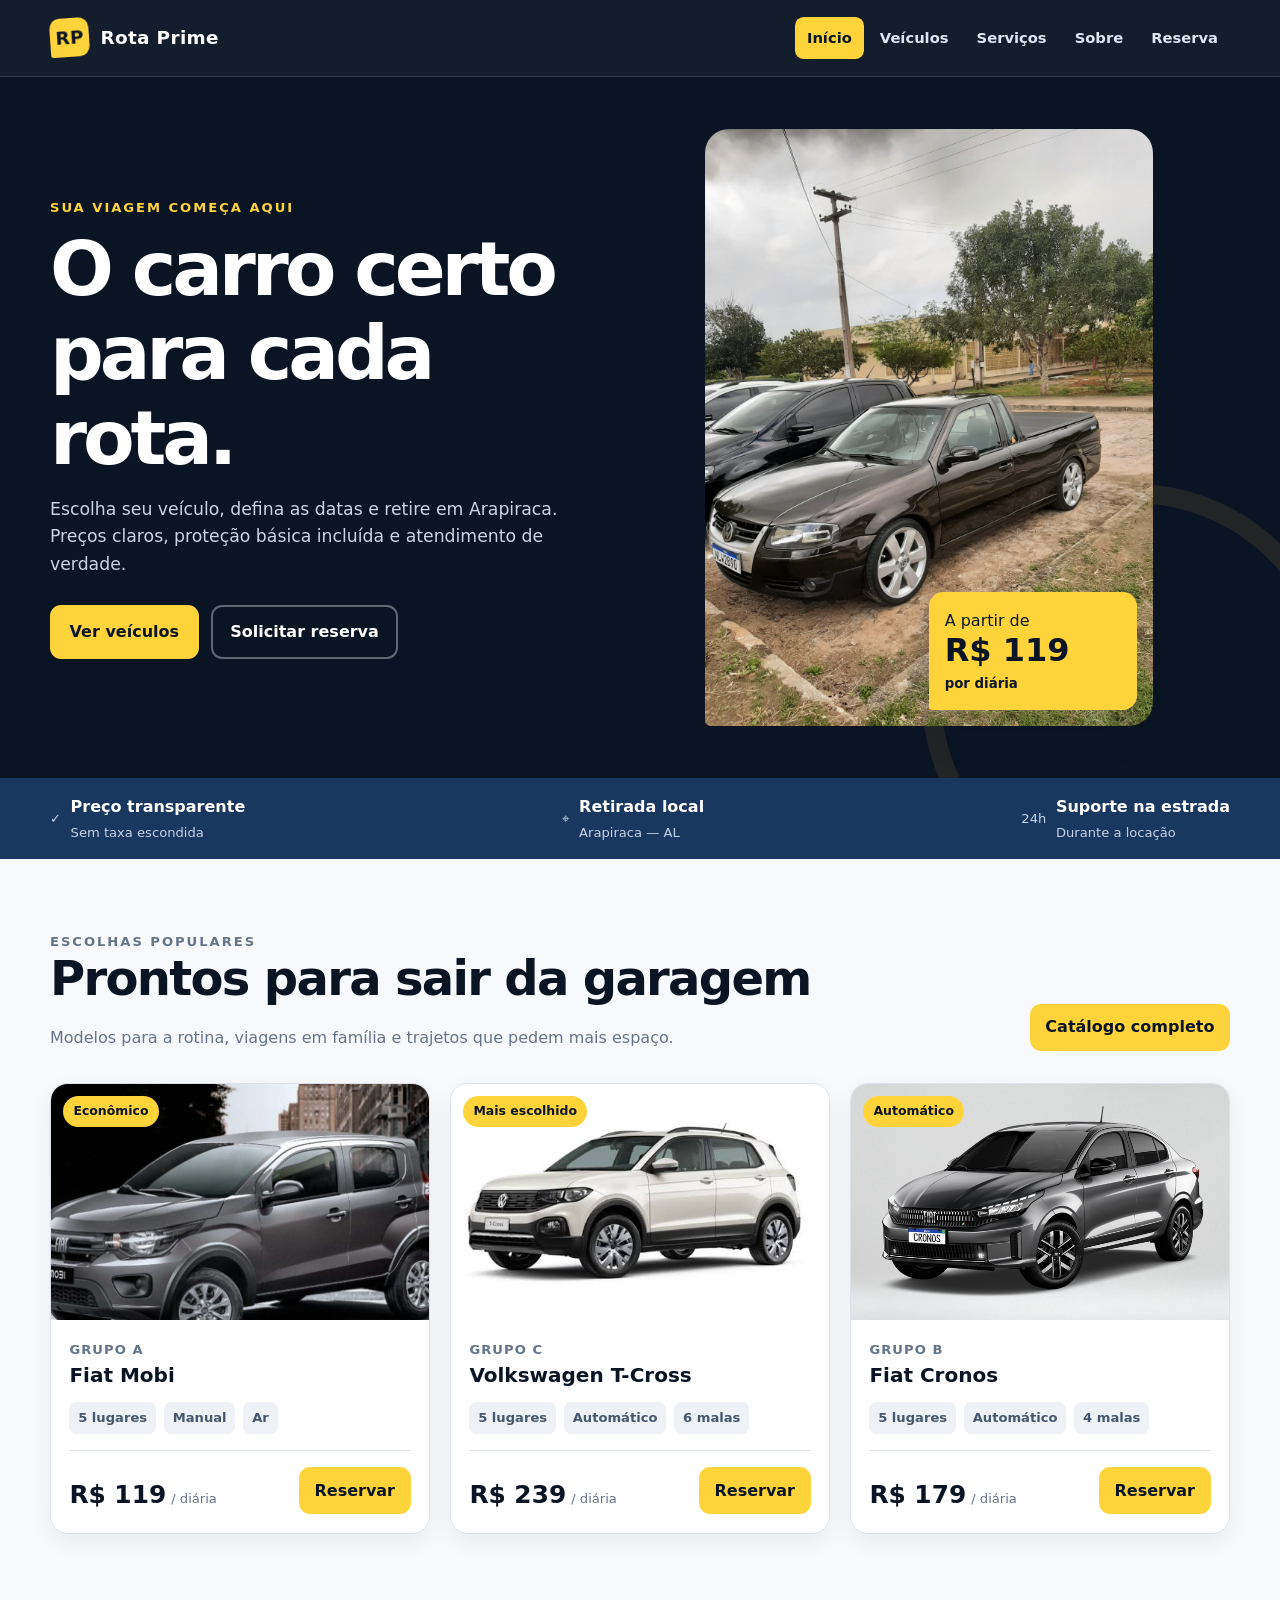
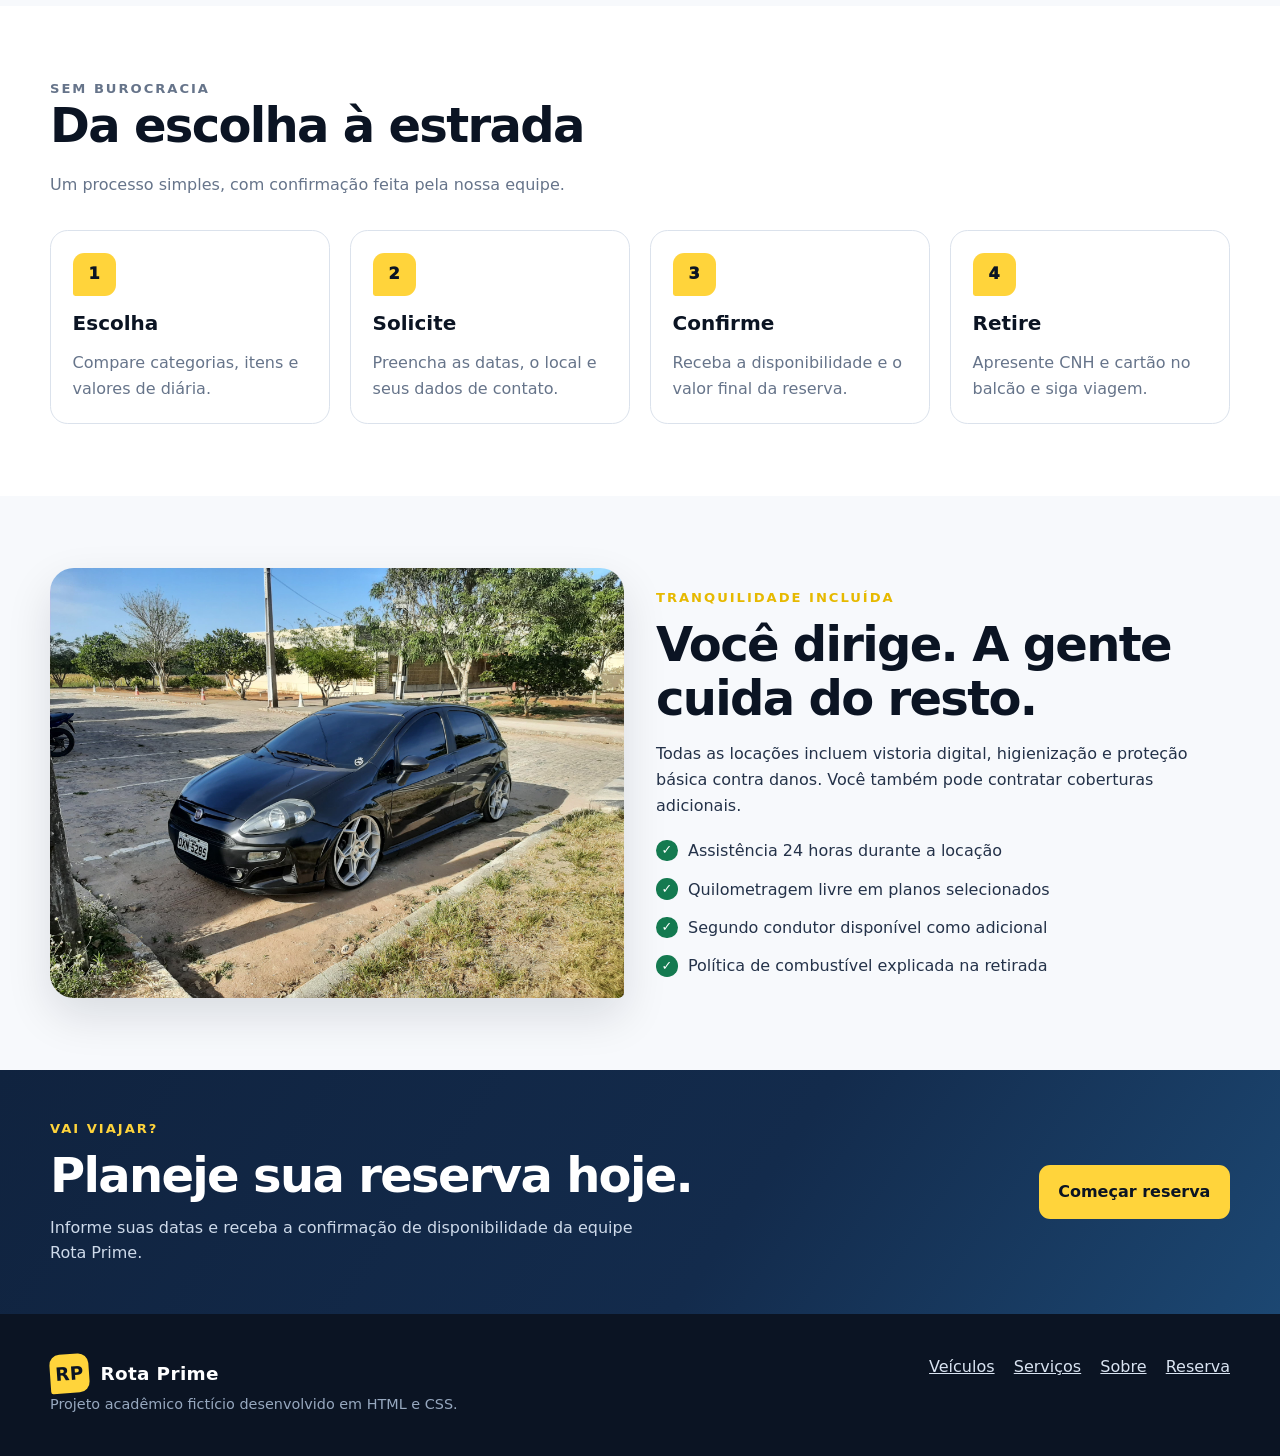
<file: index.html>
<!DOCTYPE html>
<html lang="pt-BR">
<head>
  <meta charset="UTF-8">
  <meta name="viewport" content="width=device-width, initial-scale=1.0">
  <meta name="description" content="Rota Prime: aluguel de carros em Arapiraca com diária clara e reserva simples.">
  <title>Rota Prime | Aluguel de carros sem complicação</title>
  <link rel="icon" href="data:image/svg+xml,%3Csvg xmlns='http://www.w3.org/2000/svg' viewBox='0 0 64 64'%3E%3Crect width='64' height='64' rx='14' fill='%23ffd43b'/%3E%3Cpath d='M13 39h38l-4-13a6 6 0 0 0-6-4H23a6 6 0 0 0-6 4l-4 13Zm4 0v7m30-7v7M21 32h22' fill='none' stroke='%230b1423' stroke-width='5' stroke-linecap='round' stroke-linejoin='round'/%3E%3C/svg%3E">
  <link rel="stylesheet" href="assets/css/style.css">
</head>
<body>
  <a class="pular-navegacao" href="#conteudo">Pular para o conteúdo</a>
  <header class="topo-site">
    <div class="container cabecalho-interno">
      <a class="marca" href="index.html" aria-label="Rota Prime — página inicial"><span class="logo-marca" aria-hidden="true">RP</span> Rota Prime</a>
      <nav class="navegacao-principal" aria-label="Navegação principal">
        <a href="index.html" aria-current="page">Início</a>
        <a href="pages/catalogo.html">Veículos</a>
        <a href="pages/servicos.html">Serviços</a>
        <a href="pages/sobre.html">Sobre</a>
        <a href="pages/reserva.html">Reserva</a>
      </nav>
    </div>
  </header>

  <main id="conteudo">
    <section class="destaque" aria-labelledby="titulo-principal">
      <div class="container grade-destaque">
        <div class="texto-destaque">
          <p class="subtitulo-topo">Sua viagem começa aqui</p>
          <h1 id="titulo-principal">O carro certo para cada rota.</h1>
          <p>Escolha seu veículo, defina as datas e retire em Arapiraca. Preços claros, proteção básica incluída e atendimento de verdade.</p>
          <div class="acoes-destaque">
            <a class="botao" href="pages/catalogo.html">Ver veículos</a>
            <a class="botao botao-contorno" href="pages/reserva.html">Solicitar reserva</a>
          </div>
        </div>
        <div class="visual-destaque">
          <img src="assets/images/saveiro2.jpeg" alt="Carro utilitário esportivo prata estacionado em uma estrada">
          <div class="etiqueta-preço"><span>A partir de</span><strong>R$ 119</strong><small>por diária</small></div>
        </div>
      </div>
    </section>

    <section class="barra-confianca" aria-label="Vantagens da locadora">
      <div class="container linha-confianca">
        <div class="item-confianca"><span class="icone-confianca" aria-hidden="true">✓</span><strong>Preço transparente</strong><span>Sem taxa escondida</span></div>
        <div class="item-confianca"><span class="icone-confianca" aria-hidden="true">⌖</span><strong>Retirada local</strong><span>Arapiraca — AL</span></div>
        <div class="item-confianca"><span class="icone-confianca" aria-hidden="true">24h</span><strong>Suporte na estrada</strong><span>Durante a locação</span></div>
      </div>
    </section>

    <section class="secao" aria-labelledby="destaques-titulo">
      <div class="container">
        <div class="cabecalho-secao">
          <div><p class="subtitulo-topo">Escolhas populares</p><h2 id="destaques-titulo">Prontos para sair da garagem</h2></div>
          <p>Modelos para a rotina, viagens em família e trajetos que pedem mais espaço.</p>
          <a class="botao botao-pequeno" href="pages/catalogo.html">Catálogo completo</a>
        </div>
        <div class="grade-cartoes">
          <article class="cartao-veiculo">
            <div class="imagem-veiculo"><img src="assets/images/fiat%20mobi.jpg" alt="Fiat Mobi branco em estrada urbana"><span class="selo">Econômico</span></div>
            <div class="conteudo-veiculo"><p class="destaque-veiculo">Grupo A</p><h3>Fiat Mobi</h3><ul class="lista-especificacoes"><li>5 lugares</li><li>Manual</li><li>Ar</li></ul><div class="linha-preco"><div class="preco-diario"><strong>R$ 119</strong> <span>/ diária</span></div><a class="botao botao-pequeno" href="pages/reserva.html">Reservar</a></div></div>
          </article>
          <article class="cartao-veiculo">
            <div class="imagem-veiculo"><img src="assets/images/tcross.jpg" alt="Volkswagen T-Cross em visual de SUV urbano"><span class="selo">Mais escolhido</span></div>
            <div class="conteudo-veiculo"><p class="destaque-veiculo">Grupo C</p><h3>Volkswagen T-Cross</h3><ul class="lista-especificacoes"><li>5 lugares</li><li>Automático</li><li>6 malas</li></ul><div class="linha-preco"><div class="preco-diario"><strong>R$ 239</strong> <span>/ diária</span></div><a class="botao botao-pequeno" href="pages/reserva.html">Reservar</a></div></div>
          </article>
          <article class="cartao-veiculo">
            <div class="imagem-veiculo"><img src="assets/images/Fiat%20Cronos.jpg" alt="Fiat Cronos sedan em estilo moderno"><span class="selo">Automático</span></div>
            <div class="conteudo-veiculo"><p class="destaque-veiculo">Grupo B</p><h3>Fiat Cronos</h3><ul class="lista-especificacoes"><li>5 lugares</li><li>Automático</li><li>4 malas</li></ul><div class="linha-preco"><div class="preco-diario"><strong>R$ 179</strong> <span>/ diária</span></div><a class="botao botao-pequeno" href="pages/reserva.html">Reservar</a></div></div>
          </article>
        </div>
      </div>
    </section>

    <section class="secao secao-branca" aria-labelledby="como-funciona">
      <div class="container">
        <div class="cabecalho-secao"><div><p class="subtitulo-topo">Sem burocracia</p><h2 id="como-funciona">Da escolha à estrada</h2></div><p>Um processo simples, com confirmação feita pela nossa equipe.</p></div>
        <div class="grade-passos">
          <article class="passo"><span class="numero-passo">1</span><h3>Escolha</h3><p>Compare categorias, itens e valores de diária.</p></article>
          <article class="passo"><span class="numero-passo">2</span><h3>Solicite</h3><p>Preencha as datas, o local e seus dados de contato.</p></article>
          <article class="passo"><span class="numero-passo">3</span><h3>Confirme</h3><p>Receba a disponibilidade e o valor final da reserva.</p></article>
          <article class="passo"><span class="numero-passo">4</span><h3>Retire</h3><p>Apresente CNH e cartão no balcão e siga viagem.</p></article>
        </div>
      </div>
    </section>

    <section class="secao" aria-labelledby="protecao-titulo">
      <div class="container divisao-recurso">
        <div class="imagem-recurso"><img src="assets/images/saveiro.jpeg" alt="Veículo prata em uma paisagem de viagem"></div>
        <div><p class="subtitulo-topo">Tranquilidade incluída</p><h2 id="protecao-titulo">Você dirige. A gente cuida do resto.</h2><p>Todas as locações incluem vistoria digital, higienização e proteção básica contra danos. Você também pode contratar coberturas adicionais.</p><ul class="lista-verificacao"><li>Assistência 24 horas durante a locação</li><li>Quilometragem livre em planos selecionados</li><li>Segundo condutor disponível como adicional</li><li>Política de combustível explicada na retirada</li></ul></div>
      </div>
    </section>

    <aside class="banner" aria-labelledby="chamada-reserva">
      <div class="container banner-interno"><div><p class="subtitulo-topo">Vai viajar?</p><h2 id="chamada-reserva" style="color: white;">Planeje sua reserva hoje.</h2><p>Informe suas datas e receba a confirmação de disponibilidade da equipe Rota Prime.</p></div><a class="botao" href="pages/reserva.html">Começar reserva</a></div>
    </aside>
  </main>

  <footer class="rodape-site"><div class="container rodape-interno"><div><a class="marca" href="index.html"><span class="logo-marca" aria-hidden="true">RP</span> Rota Prime</a><p class="nota-rodape">Projeto acadêmico fictício desenvolvido em HTML e CSS.</p></div><nav class="links-rodape" aria-label="Navegação do rodapé"><a href="pages/catalogo.html">Veículos</a><a href="pages/servicos.html">Serviços</a><a href="pages/sobre.html">Sobre</a><a href="pages/reserva.html">Reserva</a></nav></div></footer>
</body>
</html>
</file>
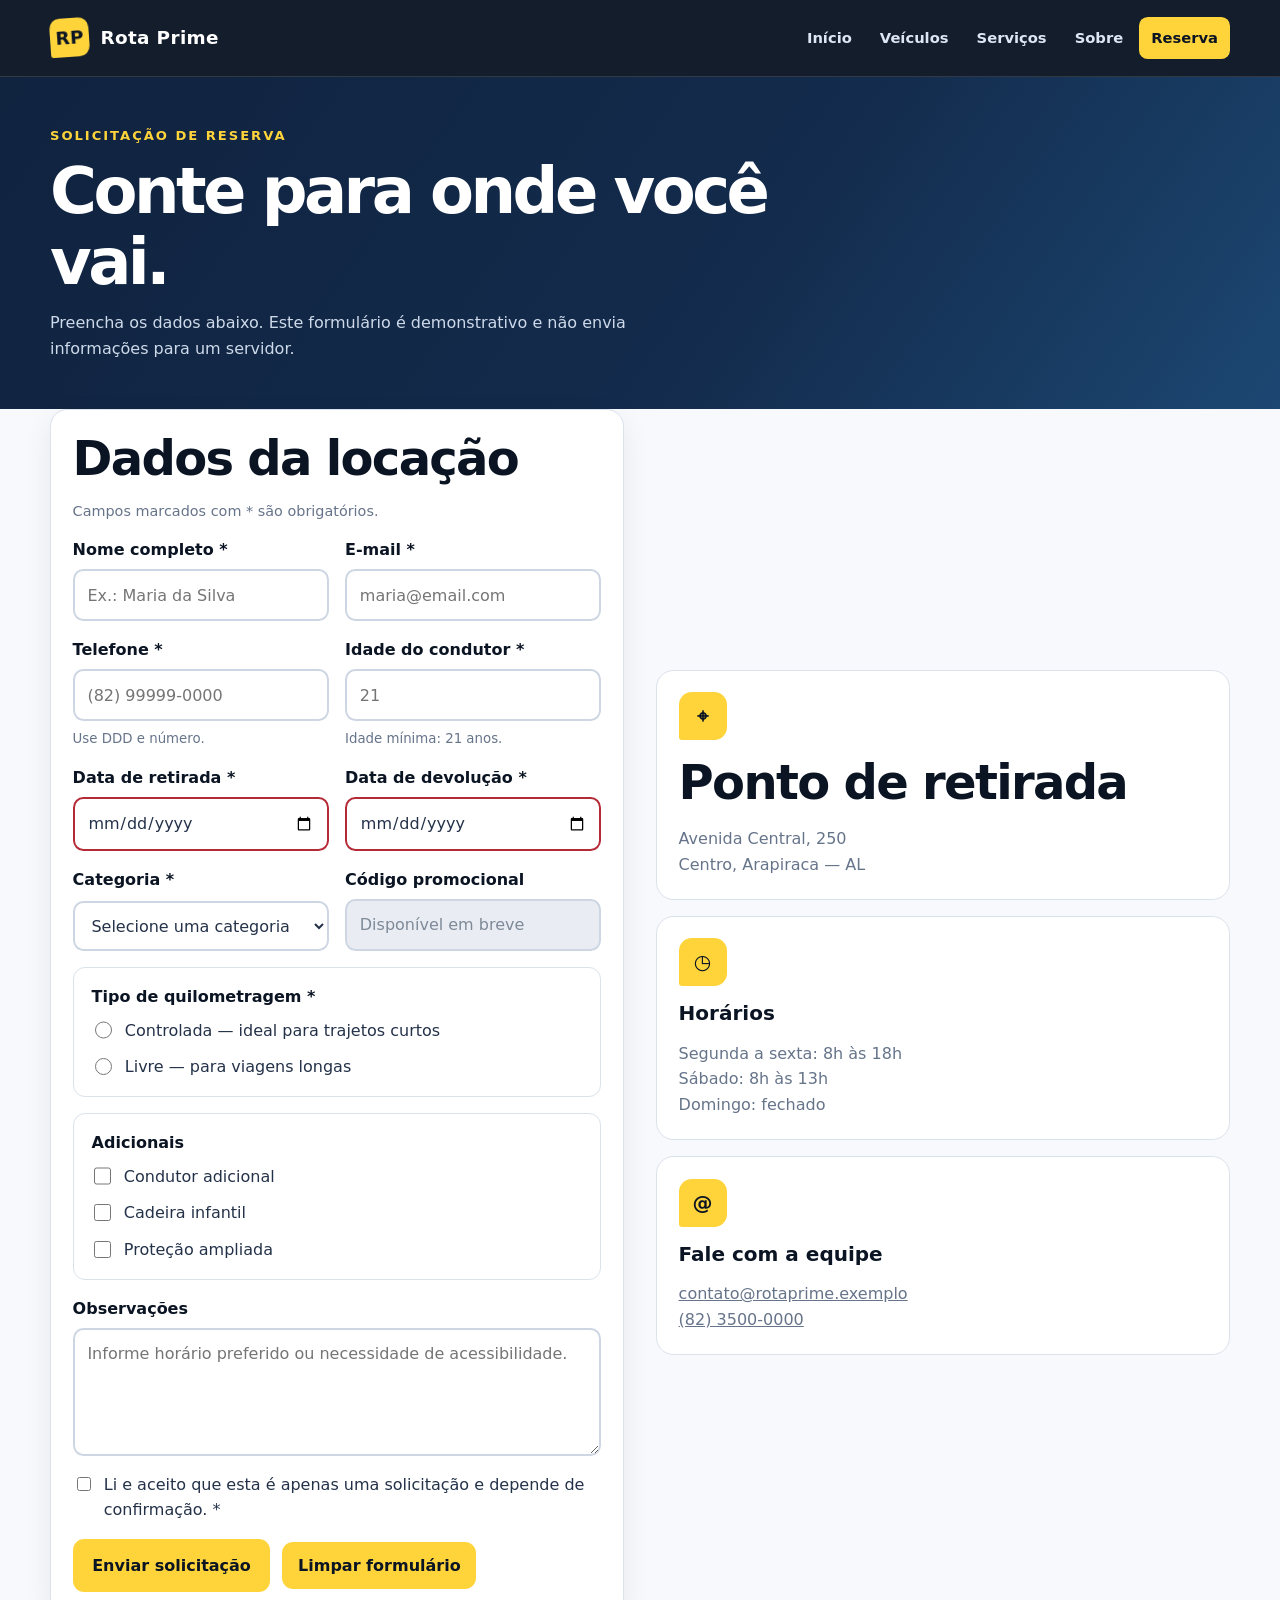
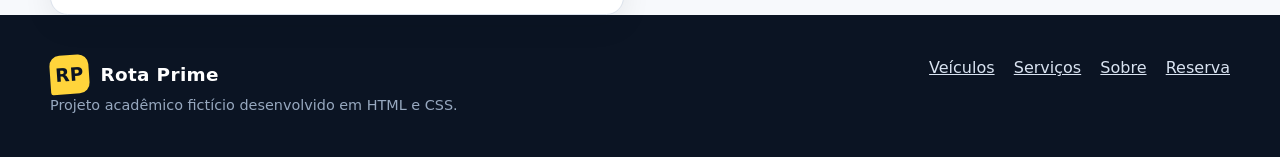
<file: reserva.html>
<!DOCTYPE html>
<html lang="pt-BR"><head><meta charset="UTF-8"><meta name="viewport" content="width=device-width, initial-scale=1.0"><meta name="description" content="Formulário de solicitação de reserva da locadora fictícia Rota Prime."><title>Reserva | Rota Prime</title><link rel="icon" href="data:image/svg+xml,%3Csvg xmlns='http://www.w3.org/2000/svg' viewBox='0 0 64 64'%3E%3Crect width='64' height='64' rx='14' fill='%23ffd43b'/%3E%3Cpath d='M13 39h38l-4-13a6 6 0 0 0-6-4H23a6 6 0 0 0-6 4l-4 13Zm4 0v7m30-7v7M21 32h22' fill='none' stroke='%230b1423' stroke-width='5' stroke-linecap='round'/%3E%3C/svg%3E"><link rel="stylesheet" href="css/style.css"></head>
<body><a class="pular-navegacao" href="#conteudo">Pular para o conteúdo</a><header class="topo-site"><div class="container cabecalho-interno"><a class="marca" href="index.html" aria-label="Rota Prime — página inicial"><span class="logo-marca" aria-hidden="true">RP</span> Rota Prime</a><nav class="navegacao-principal" aria-label="Navegação principal"><a href="index.html">Início</a><a href="catalogo.html">Veículos</a><a href="servicos.html">Serviços</a><a href="sobre.html">Sobre</a><a href="reserva.html" aria-current="page">Reserva</a></nav></div></header>
<main id="conteudo"><header class="banner"><div class="container banner-interno"><div><p class="subtitulo-topo">Solicitação de reserva</p><h1>Conte para onde você vai.</h1><p>Preencha os dados abaixo. Este formulário é demonstrativo e não envia informações para um servidor.</p></div></div></header>
<secao class="secao"><div class="container layout-formulario"><form class="painel" action="reserva.html" method="get"><h2>Dados da locação</h2><p class="nota-obrigatorio">Campos marcados com * são obrigatórios.</p><div class="grade-formulario">
<div class="campo"><label for="nome">Nome completo *</label><input id="nome" name="nome" type="text" minlength="3" maxlength="80" autocomplete="name" placeholder="Ex.: Maria da Silva" required></div>
<div class="campo"><label for="email">E-mail *</label><input id="email" name="email" type="email" autocomplete="email" placeholder="maria@email.com" required></div>
<div class="campo"><label for="telefone">Telefone *</label><input id="telefone" name="telefone" type="tel" inputmode="tel" pattern="[0-9 ()+-]{10,16}" placeholder="(82) 99999-0000" required><small>Use DDD e número.</small></div>
<div class="campo"><label for="idade">Idade do condutor *</label><input id="idade" name="idade" type="number" min="21" max="80" placeholder="21" required><small>Idade mínima: 21 anos.</small></div>
<div class="campo"><label for="retirada">Data de retirada *</label><input id="retirada" name="retirada" type="date" required></div>
<div class="campo"><label for="devolucao">Data de devolução *</label><input id="devolucao" name="devolucao" type="date" required></div>
<div class="campo"><label for="categoria">Categoria *</label><select id="categoria" name="categoria" required><option value="" disabled selected>Selecione uma categoria</option><option>Econômico — a partir de R$ 119</option><option>Sedan — a partir de R$ 179</option><option>SUV — a partir de R$ 229</option><option>Utilitário — a partir de R$ 249</option></select></div>
<div class="campo"><label for="cupom">Código promocional</label><input id="cupom" name="cupom" type="text" value="Disponível em breve" disabled></div>
<conjunto-campos class="conjunto-campos"><legend>Tipo de quilometragem *</legend><div class="lista-opcoes"><label class="opcao"><input type="radio" name="quilometragem" value="controlada" required> Controlada — ideal para trajetos curtos</label><label class="opcao"><input type="radio" name="quilometragem" value="livre"> Livre — para viagens longas</label></div></conjunto-campos>
<conjunto-campos class="conjunto-campos"><legend>Adicionais</legend><div class="lista-opcoes"><label class="opcao"><input type="checkbox" name="adicionais" value="condutor"> Condutor adicional</label><label class="opcao"><input type="checkbox" name="adicionais" value="cadeira"> Cadeira infantil</label><label class="opcao"><input type="checkbox" name="adicionais" value="protecao"> Proteção ampliada</label></div></conjunto-campos>
<div class="campo campo-full"><label for="mensagem">Observações</label><textarea id="mensagem" name="mensagem" maxlength="300" placeholder="Informe horário preferido ou necessidade de acessibilidade."></textarea></div>
<label class="opcao campo-full"><input type="checkbox" name="termos" required> Li e aceito que esta é apenas uma solicitação e depende de confirmação. *</label>
<div class="acoes-formulario"><botao class="botao" type="submit">Enviar solicitação</botao><botao class="botao botao-pequeno" type="reset">Limpar formulário</botao></div>
</div></form>
<aside class="pilha-contato" aria-labelledby="contato-titulo"><div class="cartao-contato"><span class="icone-contato" aria-hidden="true">⌖</span><h2 id="contato-titulo">Ponto de retirada</h2><p>Avenida Central, 250<br>Centro, Arapiraca — AL</p></div><div class="cartao-contato"><span class="icone-contato" aria-hidden="true">◷</span><h3>Horários</h3><p>Segunda a sexta: 8h às 18h<br>Sábado: 8h às 13h<br>Domingo: fechado</p></div><div class="cartao-contato"><span class="icone-contato" aria-hidden="true">@</span><h3>Fale com a equipe</h3><p><a href="mailto:contato@rotaprime.exemplo">contato@rotaprime.exemplo</a><br><a href="tel:+558235000000">(82) 3500-0000</a></p></div></aside>
</div></secao></main>
<footer class="rodape-site"><div class="container rodape-interno"><div><a class="marca" href="index.html"><span class="logo-marca" aria-hidden="true">RP</span> Rota Prime</a><p class="nota-rodape">Projeto acadêmico fictício desenvolvido em HTML e CSS.</p></div><nav class="links-rodape" aria-label="Navegação do rodapé"><a href="catalogo.html">Veículos</a><a href="servicos.html">Serviços</a><a href="sobre.html">Sobre</a><a href="reserva.html">Reserva</a></nav></div></footer></body></html>
</file>
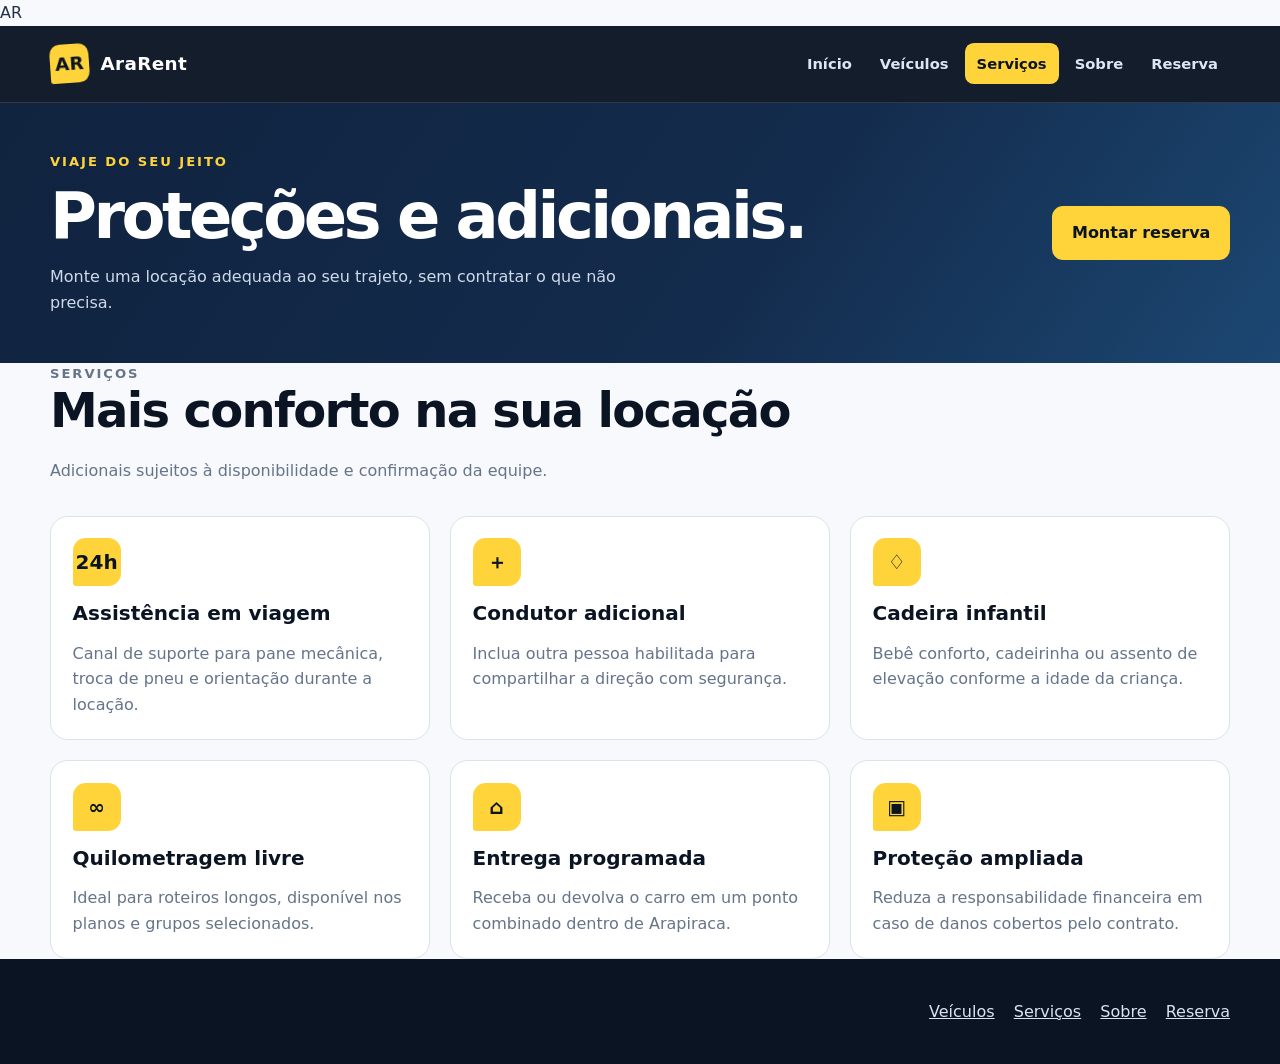
<file: servicos.html>
<!DOCTYPE html>
<html lang="pt-BR">AR
<head>
    <meta charset="UTF-8">
    <meta name="viewport" content="width=device-width, initial-scale=1.0">
    <meta name="description" content="Serviços, proteções e adicionais da AraRent.">
    <title>Serviços | AraRent</title>
    <link rel="icon" href="data:image/svg+xml,%3Csvg xmlns='http://www.w3.org/2000/svg' viewBox='0 0 64 64'%3E%3Crect width='64' height='64' rx='14' fill='%23ffd43b'/%3E%3Cpath d='M13 39h38l-4-13a6 6 0 0 0-6-4H23a6 6 0 0 0-6 4l-4 13Zm4 0v7m30-7v7M21 32h22' fill='none' stroke='%230b1423' stroke-width='5' stroke-linecap='round'/%3E%3C/svg%3E">
    <link rel="stylesheet" href="css/style.css"></head>
<body>
    <a class="pular-navegacao" href="#conteudo">Pular para o conteúdo</a>
    <header class="topo-site">
        <div class="container cabecalho-interno">
            <a class="marca" href="index.html" aria-label="AraRent — página inicial">
                <span class="logo-marca" aria-hidden="true">AR</span> AraRent</a>
                <nav class="navegacao-principal" aria-label="Navegação principal">
                    <a href="index.html">Início</a>
                    <a href="catalogo.html">Veículos</a>
                    <a href="servicos.html" aria-current="page">Serviços</a>
                    <a href="sobre.html">Sobre</a>
                    <a href="reserva.html">Reserva</a>
                </nav>
            </div>
        </header>
<main id="conteudo">
    <header class="banner">
        <div class="container banner-interno">
            <div>
                <p class="subtitulo-topo">Viaje do seu jeito</p>
                <h1>Proteções e adicionais.</h1>
                <p>Monte uma locação adequada ao seu trajeto, sem contratar o que não precisa.</p>
            </div>
            <a class="botao" href="reserva.html">Montar reserva</a>
        </div>
    </header>
<secao class="secao" aria-labelledby="servicos-titulo">
    <div class="container">
        <div class="cabecalho-secao">
            <div>
                <p class="subtitulo-topo">Serviços</p>
                <h2 id="servicos-titulo">Mais conforto na sua locação</h2>
            </div>
            <p>Adicionais sujeitos à disponibilidade e confirmação da equipe.</p>
        </div>
        <div class="grade-servicos">
<article class="cartao-servico">
    <span class="icone-servico" aria-hidden="true">24h</span>
    <h3>Assistência em viagem</h3>
    <p>Canal de suporte para pane mecânica, troca de pneu e orientação durante a locação.</p>
</article>
<article class="cartao-servico">
    <span class="icone-servico" aria-hidden="true">＋</span>
    <h3>Condutor adicional</h3>
    <p>Inclua outra pessoa habilitada para compartilhar a direção com segurança.</p>
</article>
<article class="cartao-servico">
    <span class="icone-servico" aria-hidden="true">♢</span>
    <h3>Cadeira infantil</h3>
    <p>Bebê conforto, cadeirinha ou assento de elevação conforme a idade da criança.</p>
</article>
<article class="cartao-servico">
    <span class="icone-servico" aria-hidden="true">∞</span>
    <h3>Quilometragem livre</h3>
    <p>Ideal para roteiros longos, disponível nos planos e grupos selecionados.</p>
</article>
<article class="cartao-servico">
    <span class="icone-servico" aria-hidden="true">⌂</span>
    <h3>Entrega programada</h3>
    <p>Receba ou devolva o carro em um ponto combinado dentro de Arapiraca.</p>
</article>
<article class="cartao-servico">
    <span class="icone-servico" aria-hidden="true">▣</span>
    <h3>Proteção ampliada</h3>
    <p>Reduza a responsabilidade financeira em caso de danos cobertos pelo contrato.</p>
</article>
</div>
</div>
</main>
<footer class="rodape-site">
    <div class="container rodape-interno">
        <div>
            </div>
            <nav class="links-rodape" aria-label="Navegação do rodapé">
                <a href="catalogo.html">Veículos</a>
                <a href="servicos.html">Serviços</a>
                <a href="sobre.html">Sobre</a>
                <a href="reserva.html">Reserva</a>
            </nav>
        </div>
    </footer>
</body>
</html>
</file>
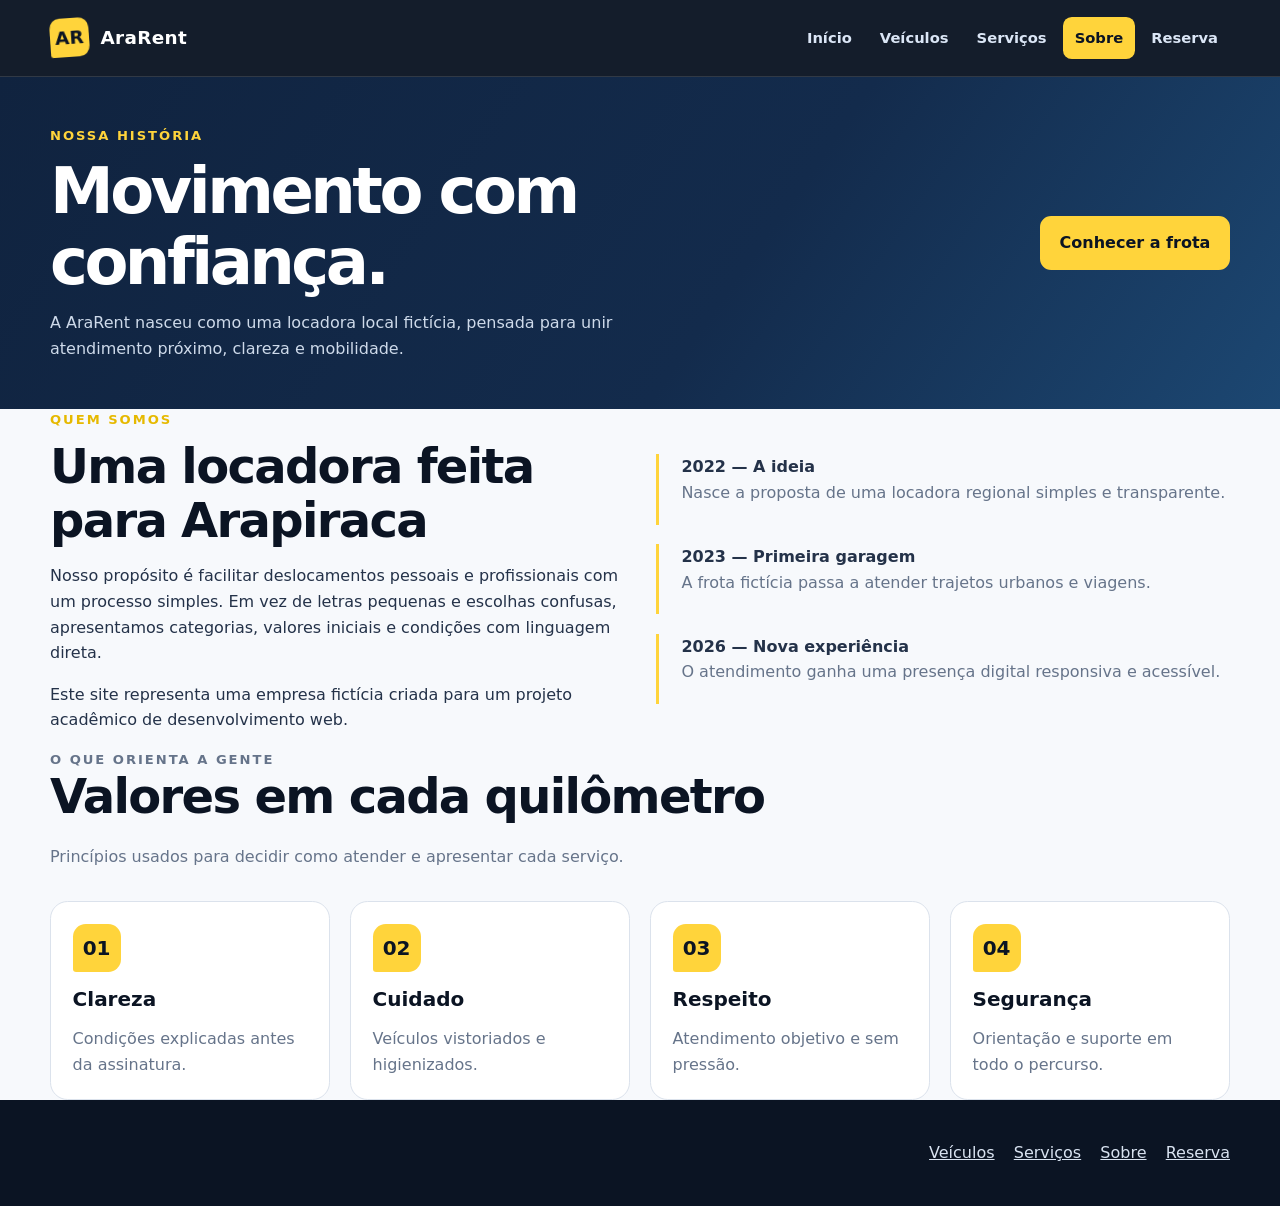
<file: sobre.html>
<!DOCTYPE html>
<html lang="pt-BR">
    <head><meta charset="UTF-8">
        <meta name="viewport" content="width=device-width, initial-scale=1.0">
        <meta name="description" content="Conheça a proposta, os valores e a equipe fictícia da AraRent.">
        <title>Sobre | AraRent</title>
        <link rel="icon" href="data:image/svg+xml,%3Csvg xmlns='http://www.w3.org/2000/svg' viewBox='0 0 64 64'%3E%3Crect width='64' height='64' rx='14' fill='%23ffd43b'/%3E%3Cpath d='M13 39h38l-4-13a6 6 0 0 0-6-4H23a6 6 0 0 0-6 4l-4 13Zm4 0v7m30-7v7M21 32h22' fill='none' stroke='%230b1423' stroke-width='5' stroke-linecap='round'/%3E%3C/svg%3E">
        <link rel="stylesheet" href="css/style.css">
    </head>
<body>
    <a class="pular-navegacao" href="#conteudo">Pular para o conteúdo</a>
    <header class="topo-site"><div class="container cabecalho-interno">
        <a class="marca" href="index.html" aria-label="AraRent — página inicial">
            <span class="logo-marca" aria-hidden="true">AR</span> AraRent</a>
            <nav class="navegacao-principal" aria-label="Navegação principal">
                <a href="index.html">Início</a>
                <a href="catalogo.html">Veículos</a>
                <a href="servicos.html">Serviços</a>
                <a href="sobre.html" aria-current="page">Sobre</a>
                <a href="reserva.html">Reserva</a>
            </nav>
        </div>
    </header>
<main id="conteudo">
    <header class="banner">
        <div class="container banner-interno">
            <div>
                <p class="subtitulo-topo">Nossa história</p>
                <h1>Movimento com confiança.</h1>
                <p>A AraRent nasceu como uma locadora local fictícia, pensada para unir atendimento próximo, clareza e mobilidade.</p>
            </div>
            <a class="botao" href="catalogo.html">Conhecer a frota</a>
        </div>
    </header>
<secao class="secao secao-branca">
    <div class="container divisao-sobre">
        <div>
            <p class="subtitulo-topo">Quem somos</p>
            <h2>Uma locadora feita para Arapiraca</h2>
            <p>Nosso propósito é facilitar deslocamentos pessoais e profissionais com um processo simples. Em vez de letras pequenas e escolhas confusas, apresentamos categorias, valores iniciais e condições com linguagem direta.</p>
            <p>Este site representa uma empresa fictícia criada para um projeto acadêmico de desenvolvimento web.</p>
        </div>
        <div>
            <ol class="linha-tempo">
                <li>
                    <strong>2022 — A ideia</strong>
                    <span>Nasce a proposta de uma locadora regional simples e transparente.</span>
                </li>
                <li>
                    <strong>2023 — Primeira garagem</strong>
                    <span>A frota fictícia passa a atender trajetos urbanos e viagens.</span>
                </li>
                <li>
                    <strong>2026 — Nova experiência</strong>
                    <span>O atendimento ganha uma presença digital responsiva e acessível.</span>
                </li>
            </ol>
        </div>
    </div>
</secao>
<secao class="secao" aria-labelledby="valores-titulo">
    <div class="container">
        <div class="cabecalho-secao">
            <div>
                <p class="subtitulo-topo">O que orienta a gente</p>
                <h2 id="valores-titulo">Valores em cada quilômetro</h2>
            </div>
            <p>Princípios usados para decidir como atender e apresentar cada serviço.</p>
        </div>
        <div class="grade-valores">
            <article class="cartao-valor">
                <span class="value-icon" aria-hidden="true">01</span>
                <h3>Clareza</h3>
                <p>Condições explicadas antes da assinatura.</p>
            </article>
            <article class="cartao-valor">
                <span class="value-icon" aria-hidden="true">02</span>
                <h3>Cuidado</h3>
                <p>Veículos vistoriados e higienizados.</p>
            </article>
            <article class="cartao-valor">
                <span class="value-icon" aria-hidden="true">03</span>
                <h3>Respeito</h3>
                <p>Atendimento objetivo e sem pressão.</p>
            </article>
            <article class="cartao-valor">
                <span class="value-icon" aria-hidden="true">04</span>
                <h3>Segurança</h3>
                <p>Orientação e suporte em todo o percurso.</p>
            </article>
        </div>
</secao>
</main><footer class="rodape-site">
    <div class="container rodape-interno"><div>
        </div>
        <nav class="links-rodape" aria-label="Navegação do rodapé">
            <a href="catalogo.html">Veículos</a>
            <a href="servicos.html">Serviços</a>
            <a href="sobre.html">Sobre</a>
            <a href="reserva.html">Reserva</a>
        </nav>
    </div>
</footer>
</body>
</html>
</file>
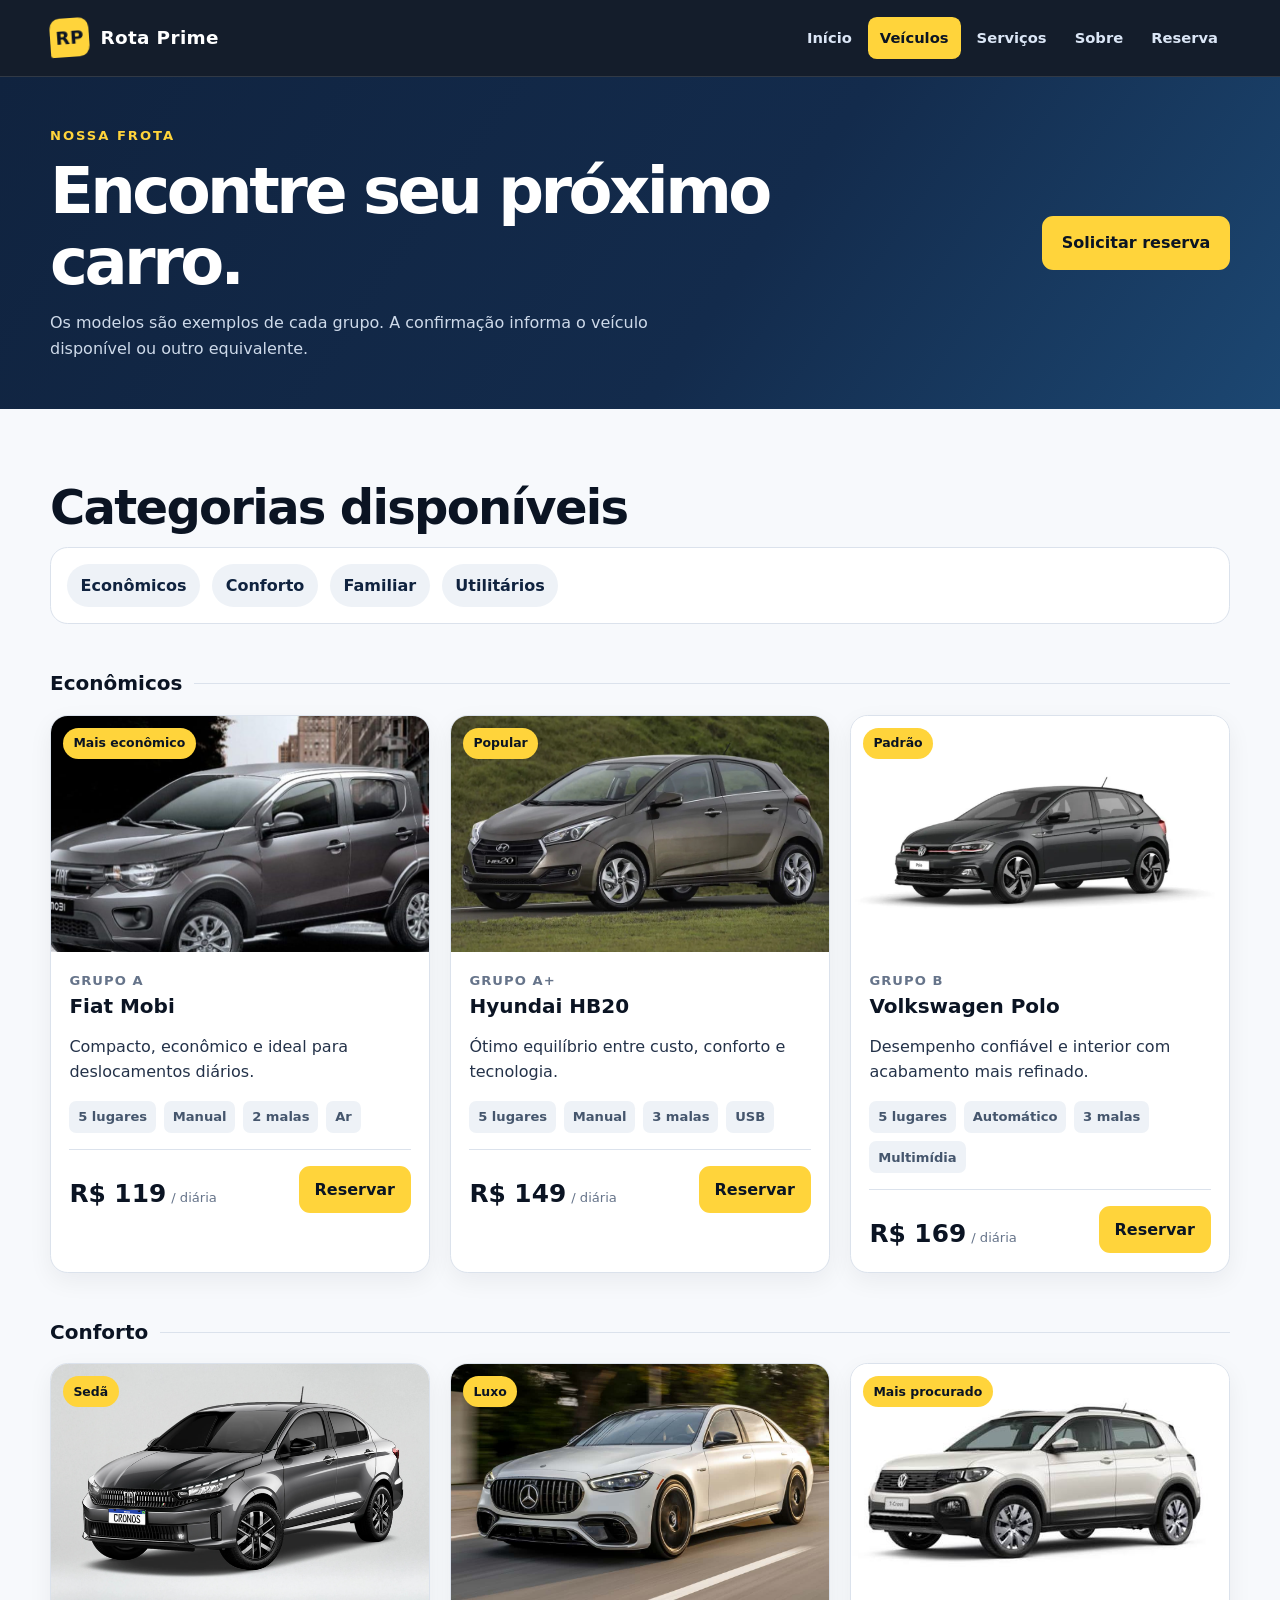
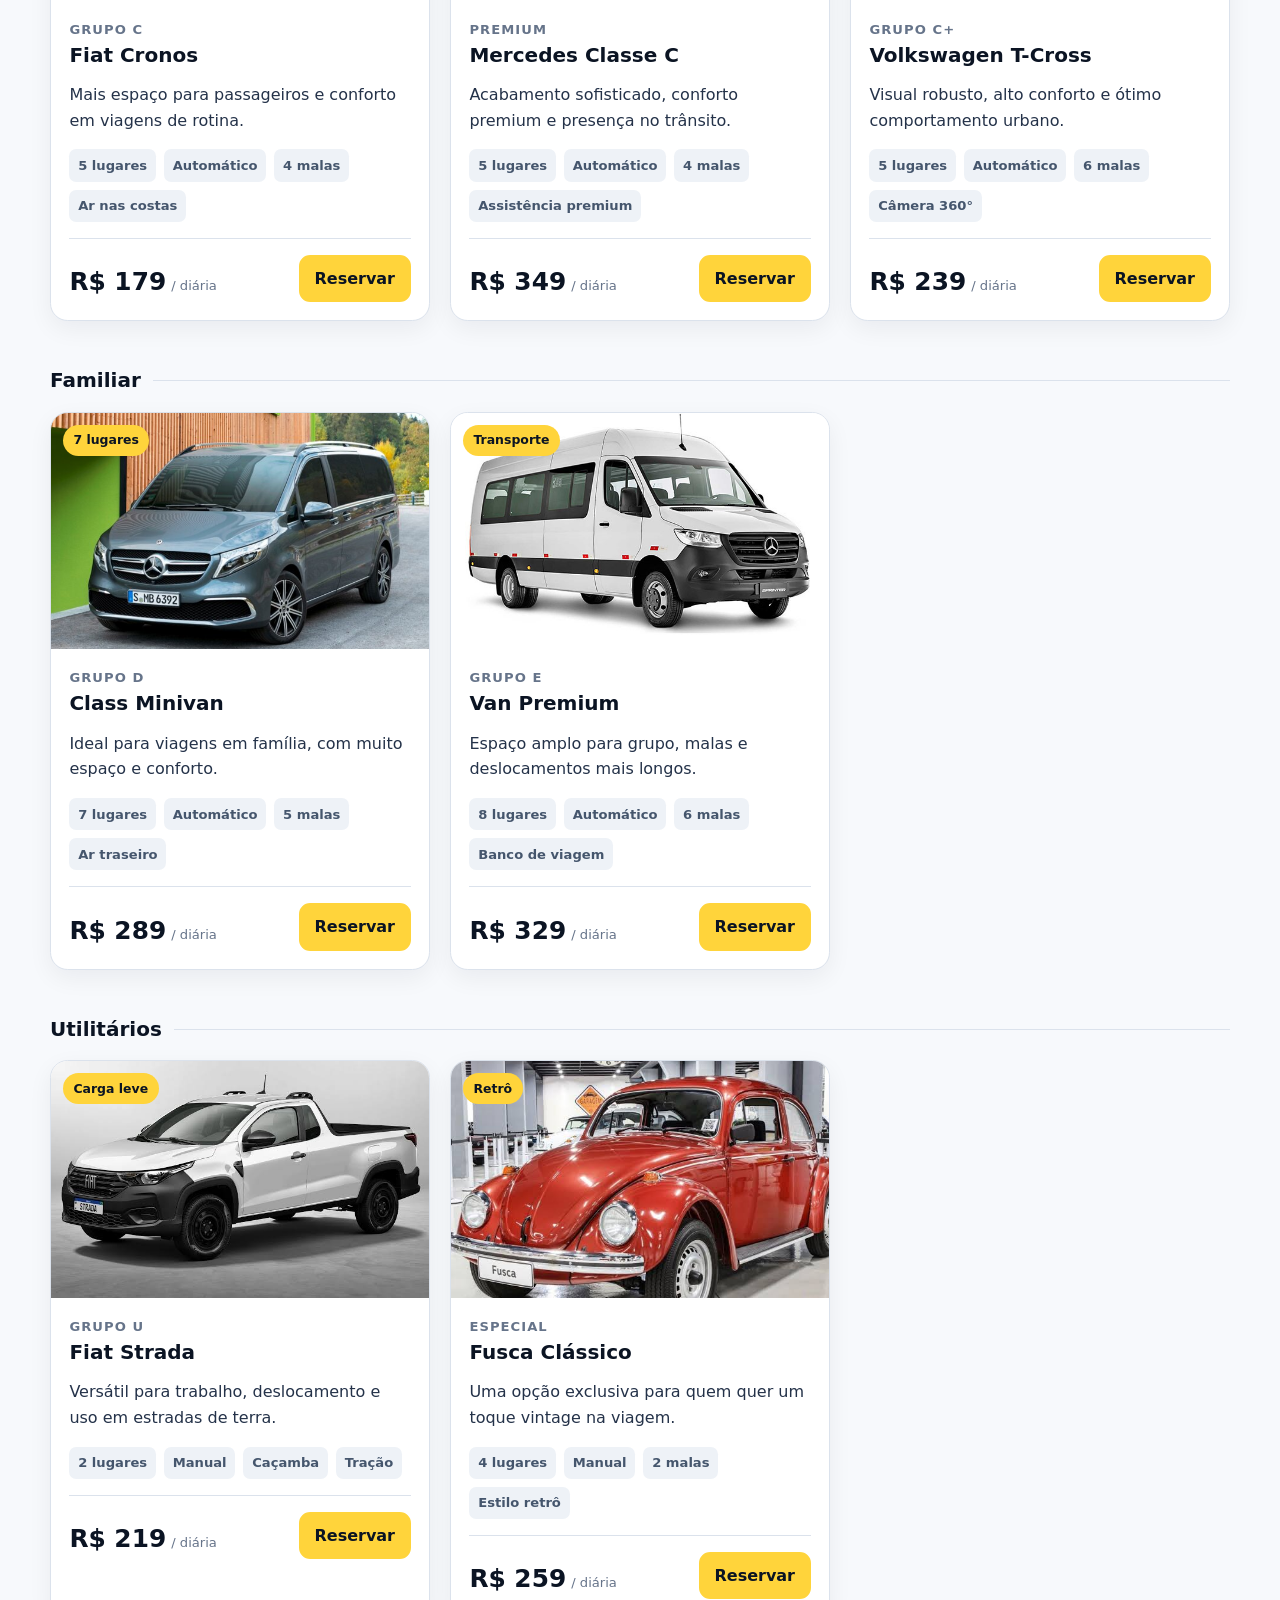
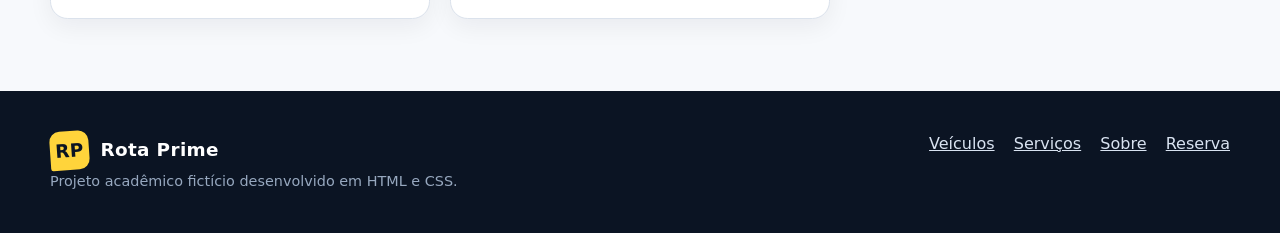
<file: pages/catalogo.html>
<!DOCTYPE html>
<html lang="pt-BR">
<head>
  <meta charset="UTF-8"><meta name="viewport" content="width=device-width, initial-scale=1.0"><meta name="description" content="Conheça os veículos disponíveis na locadora fictícia Rota Prime.">
  <title>Veículos | Rota Prime</title><link rel="icon" href="data:image/svg+xml,%3Csvg xmlns='http://www.w3.org/2000/svg' viewBox='0 0 64 64'%3E%3Crect width='64' height='64' rx='14' fill='%23ffd43b'/%3E%3Cpath d='M13 39h38l-4-13a6 6 0 0 0-6-4H23a6 6 0 0 0-6 4l-4 13Zm4 0v7m30-7v7M21 32h22' fill='none' stroke='%230b1423' stroke-width='5' stroke-linecap='round'/%3E%3C/svg%3E"><link rel="stylesheet" href="../assets/css/style.css">
</head>
<body>
  <a class="pular-navegacao" href="#conteudo">Pular para o conteúdo</a>
  <header class="topo-site"><div class="container cabecalho-interno"><a class="marca" href="../index.html" aria-label="Rota Prime — página inicial"><span class="logo-marca" aria-hidden="true">RP</span> Rota Prime</a><nav class="navegacao-principal" aria-label="Navegação principal"><a href="../index.html">Início</a><a href="catalogo.html" aria-current="page">Veículos</a><a href="servicos.html">Serviços</a><a href="sobre.html">Sobre</a><a href="reserva.html">Reserva</a></nav></div></header>
  <main id="conteudo">
    <header class="banner"><div class="container banner-interno"><div><p class="subtitulo-topo">Nossa frota</p><h1>Encontre seu próximo carro.</h1><p>Os modelos são exemplos de cada grupo. A confirmação informa o veículo disponível ou outro equivalente.</p></div><a class="botao" href="reserva.html">Solicitar reserva</a></div></header>
    <section class="secao" aria-labelledby="catalogo-titulo">
      <div class="container">
        <h2 id="catalogo-titulo">Categorias disponíveis</h2>
        <nav class="links-filtro" aria-label="Atalhos de categoria">
          <a href="#economicos">Econômicos</a>
          <a href="#conforto">Conforto</a>
          <a href="#familia">Familiar</a>
          <a href="#utilitarios">Utilitários</a>
        </nav>

        <h3 class="titulo-categoria" id="economicos">Econômicos</h3>
        <div class="grade-cartoes">
          <article class="cartao-veiculo">
            <div class="imagem-veiculo"><img src="../assets/images/fiat%20mobi.jpg" alt="Fiat Mobi na cor branca em ambiente urbano"><span class="selo">Mais econômico</span></div>
            <div class="conteudo-veiculo">
              <p class="destaque-veiculo">Grupo A</p>
              <h3>Fiat Mobi</h3>
              <p>Compacto, econômico e ideal para deslocamentos diários.</p>
              <ul class="lista-especificacoes"><li>5 lugares</li><li>Manual</li><li>2 malas</li><li>Ar</li></ul>
              <div class="linha-preco"><div class="preco-diario"><strong>R$ 119</strong> <span>/ diária</span></div><a class="botao botao-pequeno" href="reserva.html">Reservar</a></div>
            </div>
          </article>

          <article class="cartao-veiculo">
            <div class="imagem-veiculo"><img src="../assets/images/hyundai%20hb20.jpg" alt="Hyundai HB20 em destaque em rua urbana"><span class="selo">Popular</span></div>
            <div class="conteudo-veiculo">
              <p class="destaque-veiculo">Grupo A+</p>
              <h3>Hyundai HB20</h3>
              <p>Ótimo equilíbrio entre custo, conforto e tecnologia.</p>
              <ul class="lista-especificacoes"><li>5 lugares</li><li>Manual</li><li>3 malas</li><li>USB</li></ul>
              <div class="linha-preco"><div class="preco-diario"><strong>R$ 149</strong> <span>/ diária</span></div><a class="botao botao-pequeno" href="reserva.html">Reservar</a></div>
            </div>
          </article>

          <article class="cartao-veiculo">
            <div class="imagem-veiculo"><img src="../assets/images/Volkswagen%20Polo.jpg" alt="Volkswagen Polo em visual elegante de lado"><span class="selo">Padrão</span></div>
            <div class="conteudo-veiculo">
              <p class="destaque-veiculo">Grupo B</p>
              <h3>Volkswagen Polo</h3>
              <p>Desempenho confiável e interior com acabamento mais refinado.</p>
              <ul class="lista-especificacoes"><li>5 lugares</li><li>Automático</li><li>3 malas</li><li>Multimídia</li></ul>
              <div class="linha-preco"><div class="preco-diario"><strong>R$ 169</strong> <span>/ diária</span></div><a class="botao botao-pequeno" href="reserva.html">Reservar</a></div>
            </div>
          </article>
        </div>

        <h3 class="titulo-categoria" id="conforto">Conforto</h3>
        <div class="grade-cartoes">
          <article class="cartao-veiculo">
            <div class="imagem-veiculo"><img src="../assets/images/Fiat%20Cronos.jpg" alt="Fiat Cronos sedan em corredor urbano"><span class="selo">Sedã</span></div>
            <div class="conteudo-veiculo">
              <p class="destaque-veiculo">Grupo C</p>
              <h3>Fiat Cronos</h3>
              <p>Mais espaço para passageiros e conforto em viagens de rotina.</p>
              <ul class="lista-especificacoes"><li>5 lugares</li><li>Automático</li><li>4 malas</li><li>Ar nas costas</li></ul>
              <div class="linha-preco"><div class="preco-diario"><strong>R$ 179</strong> <span>/ diária</span></div><a class="botao botao-pequeno" href="reserva.html">Reservar</a></div>
            </div>
          </article>

          <article class="cartao-veiculo">
            <div class="imagem-veiculo"><img src="../assets/images/mercedes.jpg" alt="Mercedes em visual premium estacionado"><span class="selo">Luxo</span></div>
            <div class="conteudo-veiculo">
              <p class="destaque-veiculo">Premium</p>
              <h3>Mercedes Classe C</h3>
              <p>Acabamento sofisticado, conforto premium e presença no trânsito.</p>
              <ul class="lista-especificacoes"><li>5 lugares</li><li>Automático</li><li>4 malas</li><li>Assistência premium</li></ul>
              <div class="linha-preco"><div class="preco-diario"><strong>R$ 349</strong> <span>/ diária</span></div><a class="botao botao-pequeno" href="reserva.html">Reservar</a></div>
            </div>
          </article>

          <article class="cartao-veiculo">
            <div class="imagem-veiculo"><img src="../assets/images/tcross.jpg" alt="Volkswagen T-Cross em rua de cidade"><span class="selo">Mais procurado</span></div>
            <div class="conteudo-veiculo">
              <p class="destaque-veiculo">Grupo C+</p>
              <h3>Volkswagen T-Cross</h3>
              <p>Visual robusto, alto conforto e ótimo comportamento urbano.</p>
              <ul class="lista-especificacoes"><li>5 lugares</li><li>Automático</li><li>6 malas</li><li>Câmera 360°</li></ul>
              <div class="linha-preco"><div class="preco-diario"><strong>R$ 239</strong> <span>/ diária</span></div><a class="botao botao-pequeno" href="reserva.html">Reservar</a></div>
            </div>
          </article>
        </div>

        <h3 class="titulo-categoria" id="familia">Familiar</h3>
        <div class="grade-cartoes">
          <article class="cartao-veiculo">
            <div class="imagem-veiculo"><img src="../assets/images/Class%20Minivan.jpg" alt="Minivan de sete lugares em posição de família"><span class="selo">7 lugares</span></div>
            <div class="conteudo-veiculo">
              <p class="destaque-veiculo">Grupo D</p>
              <h3>Class Minivan</h3>
              <p>Ideal para viagens em família, com muito espaço e conforto.</p>
              <ul class="lista-especificacoes"><li>7 lugares</li><li>Automático</li><li>5 malas</li><li>Ar traseiro</li></ul>
              <div class="linha-preco"><div class="preco-diario"><strong>R$ 289</strong> <span>/ diária</span></div><a class="botao botao-pequeno" href="reserva.html">Reservar</a></div>
            </div>
          </article>

          <article class="cartao-veiculo">
            <div class="imagem-veiculo"><img src="../assets/images/Van.jpg" alt="Van para transporte de grupo em estacionamento"><span class="selo">Transporte</span></div>
            <div class="conteudo-veiculo">
              <p class="destaque-veiculo">Grupo E</p>
              <h3>Van Premium</h3>
              <p>Espaço amplo para grupo, malas e deslocamentos mais longos.</p>
              <ul class="lista-especificacoes"><li>8 lugares</li><li>Automático</li><li>6 malas</li><li>Banco de viagem</li></ul>
              <div class="linha-preco"><div class="preco-diario"><strong>R$ 329</strong> <span>/ diária</span></div><a class="botao botao-pequeno" href="reserva.html">Reservar</a></div>
            </div>
          </article>
        </div>

        <h3 class="titulo-categoria" id="utilitarios">Utilitários</h3>
        <div class="grade-cartoes">
          <article class="cartao-veiculo">
            <div class="imagem-veiculo"><img src="../assets/images/Fiat%20Strada.jpg" alt="Fiat Strada pickup em ambiente rural"><span class="selo">Carga leve</span></div>
            <div class="conteudo-veiculo">
              <p class="destaque-veiculo">Grupo U</p>
              <h3>Fiat Strada</h3>
              <p>Versátil para trabalho, deslocamento e uso em estradas de terra.</p>
              <ul class="lista-especificacoes"><li>2 lugares</li><li>Manual</li><li>Caçamba</li><li>Tração</li></ul>
              <div class="linha-preco"><div class="preco-diario"><strong>R$ 219</strong> <span>/ diária</span></div><a class="botao botao-pequeno" href="reserva.html">Reservar</a></div>
            </div>
          </article>

          <article class="cartao-veiculo">
            <div class="imagem-veiculo"><img src="../assets/images/fusca.jpg" alt="Fusca clássico em exposição"><span class="selo">Retrô</span></div>
            <div class="conteudo-veiculo">
              <p class="destaque-veiculo">Especial</p>
              <h3>Fusca Clássico</h3>
              <p>Uma opção exclusiva para quem quer um toque vintage na viagem.</p>
              <ul class="lista-especificacoes"><li>4 lugares</li><li>Manual</li><li>2 malas</li><li>Estilo retrô</li></ul>
              <div class="linha-preco"><div class="preco-diario"><strong>R$ 259</strong> <span>/ diária</span></div><a class="botao botao-pequeno" href="reserva.html">Reservar</a></div>
            </div>
          </article>
        </div>
      </div>
    </section>
  </main>
  <footer class="rodape-site"><div class="container rodape-interno"><div><a class="marca" href="../index.html"><span class="logo-marca" aria-hidden="true">RP</span> Rota Prime</a><p class="nota-rodape">Projeto acadêmico fictício desenvolvido em HTML e CSS.</p></div><nav class="links-rodape" aria-label="Navegação do rodapé"><a href="catalogo.html">Veículos</a><a href="servicos.html">Serviços</a><a href="sobre.html">Sobre</a><a href="reserva.html">Reserva</a></nav></div></footer>
</body></html>
</file>
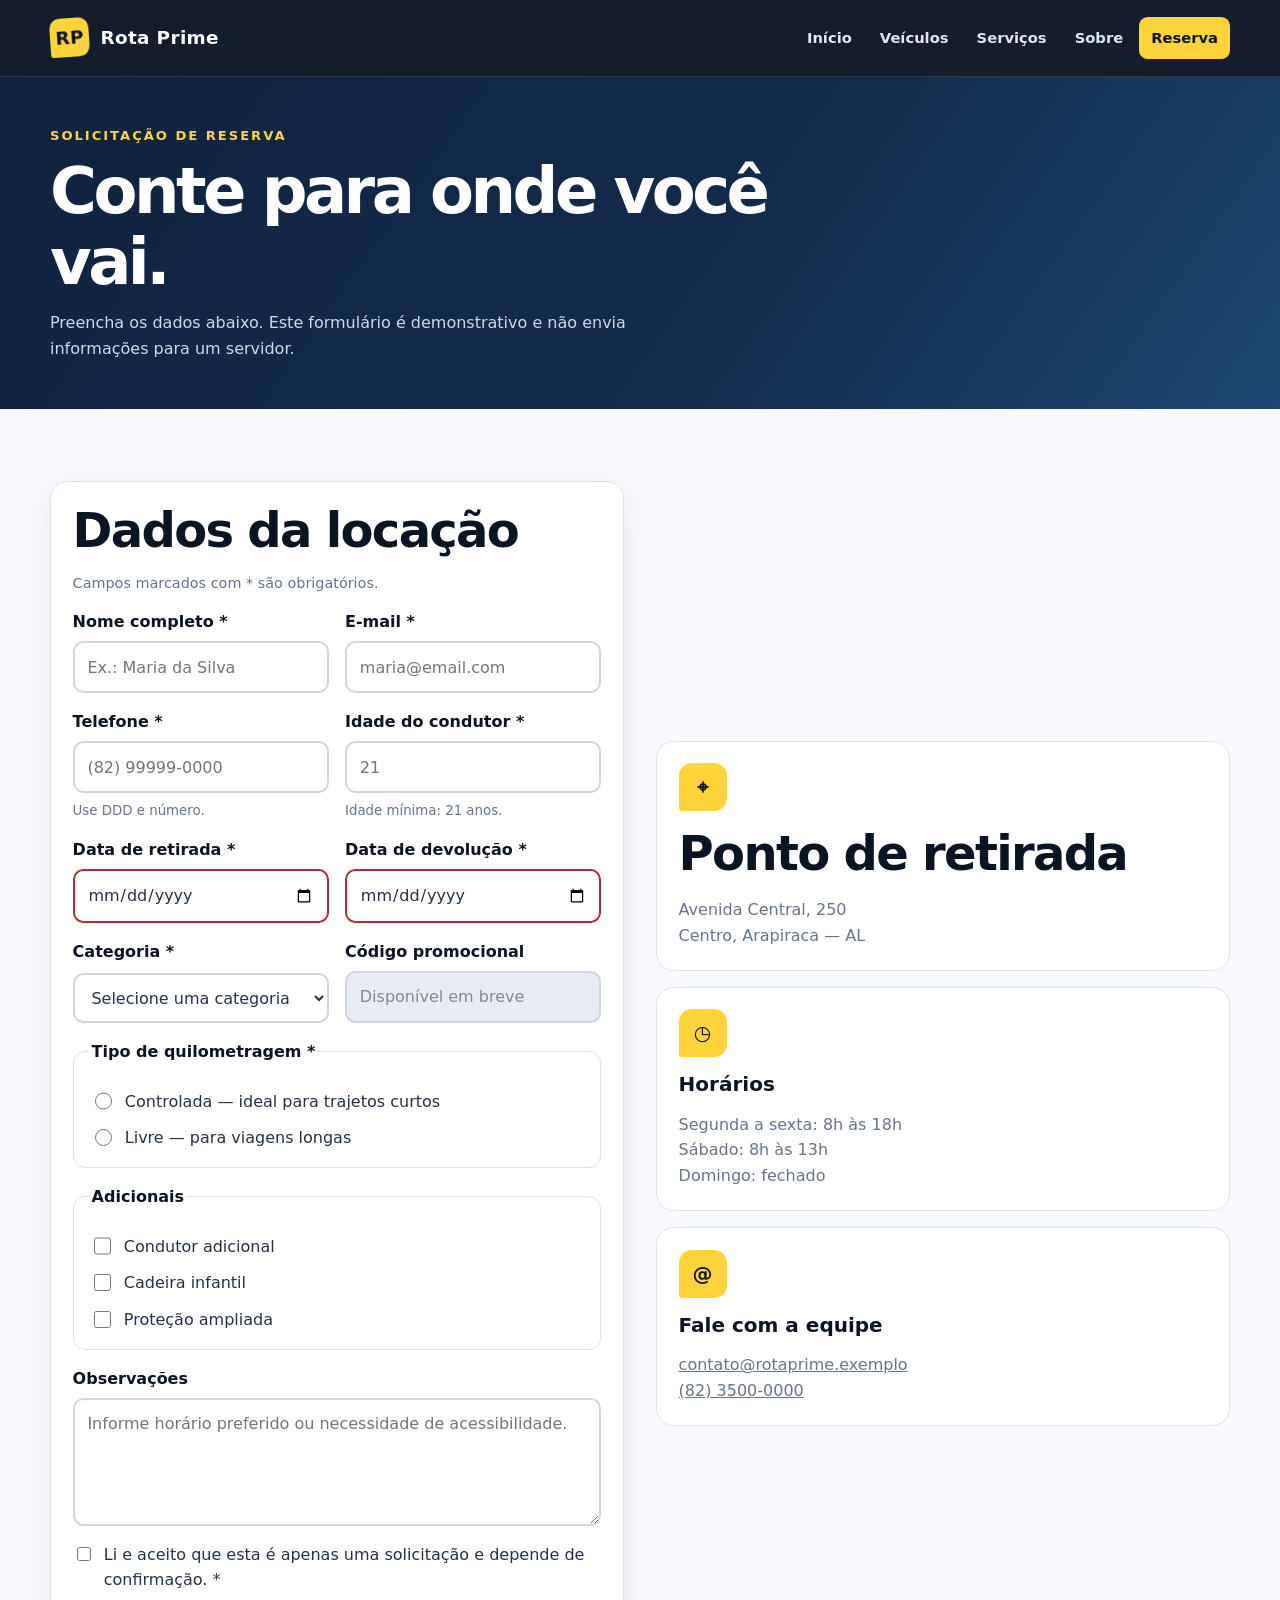
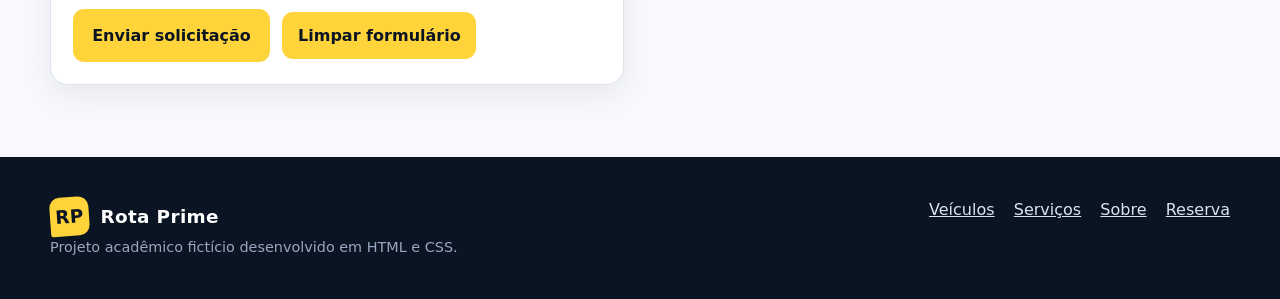
<file: pages/reserva.html>
<!DOCTYPE html>
<html lang="pt-BR">

<head>
	<meta charset="UTF-8">
	<meta name="viewport" content="width=device-width, initial-scale=1.0">
	<meta name="description" content="Formulário de solicitação de reserva da locadora fictícia Rota Prime.">
	<title>Reserva | Rota Prime</title>
	<link rel="icon" href="data:image/svg+xml,%3Csvg xmlns='http://www.w3.org/2000/svg' viewBox='0 0 64 64'%3E%3Crect width='64' height='64' rx='14' fill='%23ffd43b'/%3E%3Cpath d='M13 39h38l-4-13a6 6 0 0 0-6-4H23a6 6 0 0 0-6 4l-4 13Zm4 0v7m30-7v7M21 32h22' fill='none' stroke='%230b1423' stroke-width='5' stroke-linecap='round'/%3E%3C/svg%3E">
	<link rel="stylesheet" href="../assets/css/style.css">
</head>

<body>
	<a class="pular-navegacao" href="#conteudo">Pular para o conteúdo</a>

	<header class="topo-site">
		<div class="container cabecalho-interno">
			<a class="marca" href="../index.html" aria-label="Rota Prime — página inicial">
				<span class="logo-marca" aria-hidden="true">RP</span> Rota Prime
			</a>
			<nav class="navegacao-principal" aria-label="Navegação principal">
				<a href="../index.html">Início</a>
				<a href="catalogo.html">Veículos</a>
				<a href="servicos.html">Serviços</a>
				<a href="sobre.html">Sobre</a>
				<a href="reserva.html" aria-current="page">Reserva</a>
			</nav>
		</div>
	</header>

	<main id="conteudo">
		<header class="banner">
			<div class="container banner-interno">
				<div>
					<p class="subtitulo-topo">Solicitação de reserva</p>
					<h1>Conte para onde você vai.</h1>
					<p>Preencha os dados abaixo. Este formulário é demonstrativo e não envia informações para um servidor.</p>
				</div>
			</div>
		</header>

		<section class="secao">
			<div class="container layout-formulario">
				<form class="painel" action="reserva.html" method="get">
					<h2>Dados da locação</h2>
					<p class="nota-obrigatorio">Campos marcados com * são obrigatórios.</p>

					<div class="grade-formulario">
						<div class="campo">
							<label for="nome">Nome completo *</label>
							<input id="nome" name="nome" type="text" minlength="3" maxlength="80" autocomplete="name" placeholder="Ex.: Maria da Silva" required>
						</div>
						<div class="campo">
							<label for="email">E-mail *</label>
							<input id="email" name="email" type="email" autocomplete="email" placeholder="maria@email.com" required>
						</div>
						<div class="campo">
							<label for="telefone">Telefone *</label>
							<input id="telefone" name="telefone" type="tel" inputmode="tel" pattern="[0-9 ()+-]{10,16}" placeholder="(82) 99999-0000" required>
							<small>Use DDD e número.</small>
						</div>
						<div class="campo">
							<label for="idade">Idade do condutor *</label>
							<input id="idade" name="idade" type="number" min="21" max="80" placeholder="21" required>
							<small>Idade mínima: 21 anos.</small>
						</div>
						<div class="campo">
							<label for="retirada">Data de retirada *</label>
							<input id="retirada" name="retirada" type="date" required>
						</div>
						<div class="campo">
							<label for="devolucao">Data de devolução *</label>
							<input id="devolucao" name="devolucao" type="date" required>
						</div>
						<div class="campo">
							<label for="categoria">Categoria *</label>
							<select id="categoria" name="categoria" required>
								<option value="" disabled selected>Selecione uma categoria</option>
								<option>Econômico — a partir de R$ 119</option>
								<option>Sedan — a partir de R$ 179</option>
								<option>SUV — a partir de R$ 229</option>
								<option>Utilitário — a partir de R$ 249</option>
							</select>
						</div>
						<div class="campo">
							<label for="cupom">Código promocional</label>
							<input id="cupom" name="cupom" type="text" value="Disponível em breve" disabled>
						</div>

						<fieldset class="conjunto-campos">
							<legend>Tipo de quilometragem *</legend>
							<div class="lista-opcoes">
								<label class="opcao">
									<input type="radio" name="quilometragem" value="controlada" required>
									Controlada — ideal para trajetos curtos
								</label>
								<label class="opcao">
									<input type="radio" name="quilometragem" value="livre">
									Livre — para viagens longas
								</label>
							</div>
						</fieldset>

						<fieldset class="conjunto-campos">
							<legend>Adicionais</legend>
							<div class="lista-opcoes">
								<label class="opcao">
									<input type="checkbox" name="adicionais" value="condutor">
									Condutor adicional
								</label>
								<label class="opcao">
									<input type="checkbox" name="adicionais" value="cadeira">
									Cadeira infantil
								</label>
								<label class="opcao">
									<input type="checkbox" name="adicionais" value="protecao">
									Proteção ampliada
								</label>
							</div>
						</fieldset>

						<div class="campo campo-full">
							<label for="mensagem">Observações</label>
							<textarea id="mensagem" name="mensagem" maxlength="300" placeholder="Informe horário preferido ou necessidade de acessibilidade."></textarea>
						</div>
						<label class="opcao campo-full">
							<input type="checkbox" name="termos" required>
							Li e aceito que esta é apenas uma solicitação e depende de confirmação. *
						</label>
						<div class="acoes-formulario">
							<button class="botao" type="submit">Enviar solicitação</button>
							<button class="botao botao-pequeno" type="reset">Limpar formulário</button>
						</div>
					</div>
				</form>

				<aside class="pilha-contato" aria-labelledby="contato-titulo">
					<div class="cartao-contato">
						<span class="icone-contato" aria-hidden="true">⌖</span>
						<h2 id="contato-titulo">Ponto de retirada</h2>
						<p>Avenida Central, 250<br>Centro, Arapiraca — AL</p>
					</div>
					<div class="cartao-contato">
						<span class="icone-contato" aria-hidden="true">◷</span>
						<h3>Horários</h3>
						<p>Segunda a sexta: 8h às 18h<br>Sábado: 8h às 13h<br>Domingo: fechado</p>
					</div>
					<div class="cartao-contato">
						<span class="icone-contato" aria-hidden="true">@</span>
						<h3>Fale com a equipe</h3>
						<p>
							<a href="mailto:contato@rotaprime.exemplo">contato@rotaprime.exemplo</a><br>
							<a href="tel:+558235000000">(82) 3500-0000</a>
						</p>
					</div>
				</aside>
			</div>
		</section>
	</main>

	<footer class="rodape-site">
		<div class="container rodape-interno">
			<div>
				<a class="marca" href="../index.html">
					<span class="logo-marca" aria-hidden="true">RP</span> Rota Prime
				</a>
				<p class="nota-rodape">Projeto acadêmico fictício desenvolvido em HTML e CSS.</p>
			</div>
			<nav class="links-rodape" aria-label="Navegação do rodapé">
				<a href="catalogo.html">Veículos</a>
				<a href="servicos.html">Serviços</a>
				<a href="sobre.html">Sobre</a>
				<a href="reserva.html">Reserva</a>
			</nav>
		</div>
	</footer>
</body>

</html>
</file>
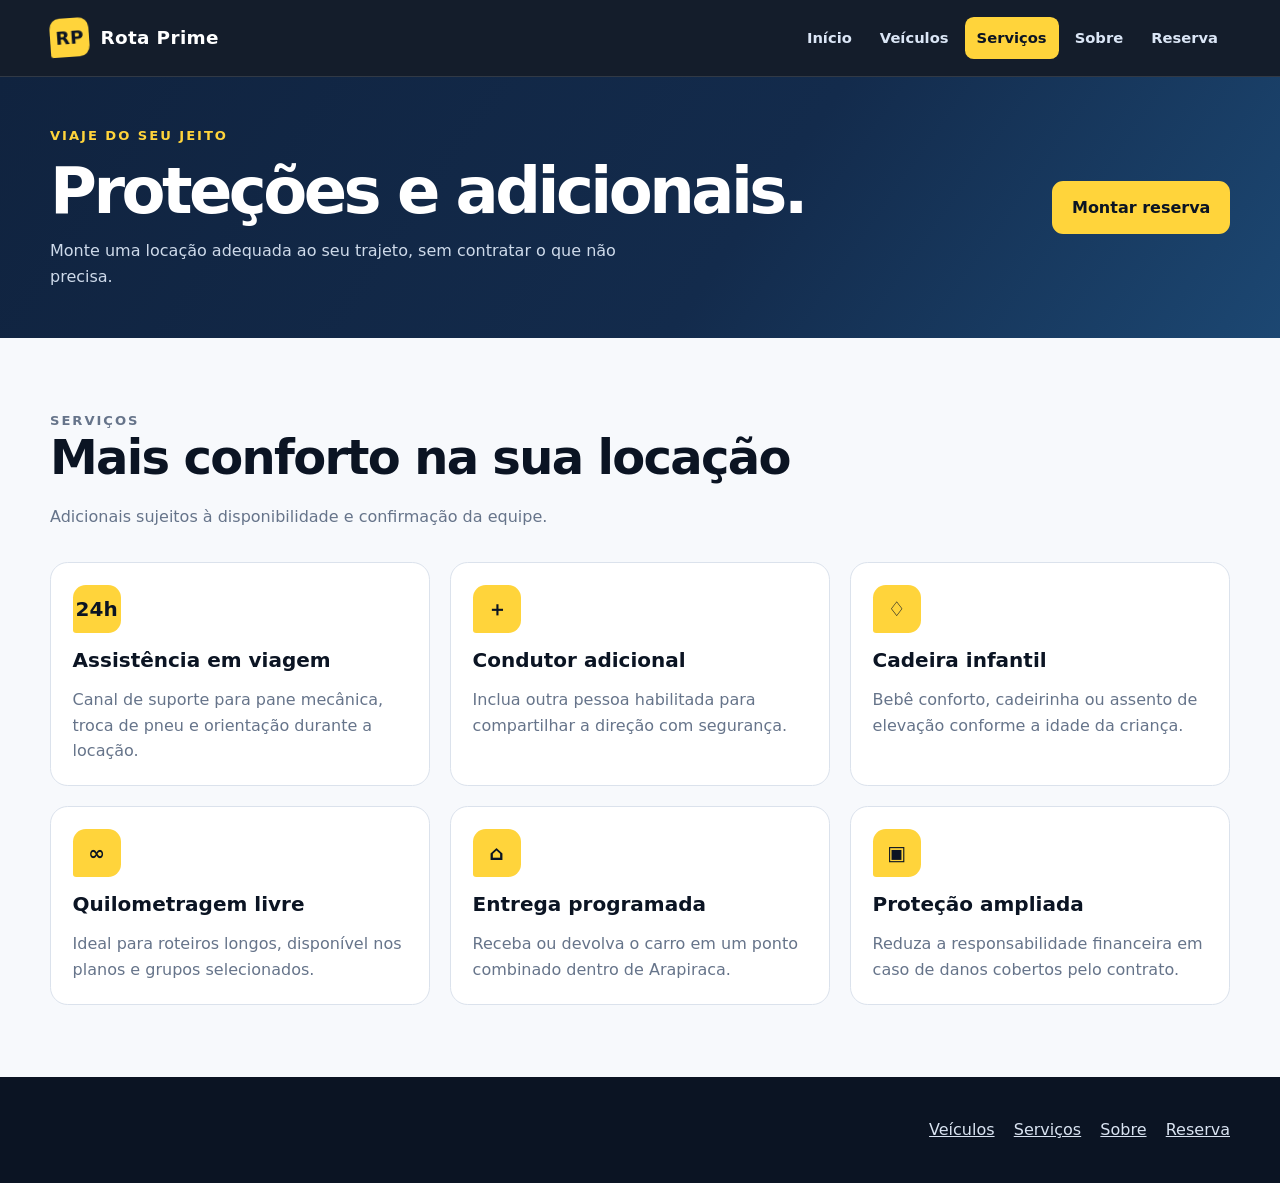
<file: pages/servicos.html>
<!DOCTYPE html>
<html lang="pt-BR">
<head>
    <meta charset="UTF-8">
    <meta name="viewport" content="width=device-width, initial-scale=1.0">
    <meta name="description" content="Serviços, proteções e adicionais da Rota Prime.">
    <title>Serviços | Rota Prime</title>
    <link rel="icon" href="data:image/svg+xml,%3Csvg xmlns='http://www.w3.org/2000/svg' viewBox='0 0 64 64'%3E%3Crect width='64' height='64' rx='14' fill='%23ffd43b'/%3E%3Cpath d='M13 39h38l-4-13a6 6 0 0 0-6-4H23a6 6 0 0 0-6 4l-4 13Zm4 0v7m30-7v7M21 32h22' fill='none' stroke='%230b1423' stroke-width='5' stroke-linecap='round'/%3E%3C/svg%3E">
    <link rel="stylesheet" href="../assets/css/style.css"></head>
<body>
    <a class="pular-navegacao" href="#conteudo">Pular para o conteúdo</a>
    <header class="topo-site">
        <div class="container cabecalho-interno">
            <a class="marca" href="../index.html" aria-label="Rota Prime — página inicial">
                <span class="logo-marca" aria-hidden="true">RP</span> Rota Prime</a>
                <nav class="navegacao-principal" aria-label="Navegação principal">
                    <a href="../index.html">Início</a>
                    <a href="catalogo.html">Veículos</a>
                    <a href="servicos.html" aria-current="page">Serviços</a>
                    <a href="sobre.html">Sobre</a>
                    <a href="reserva.html">Reserva</a>
                </nav>
            </div>
        </header>
<main id="conteudo">
    <header class="banner">
        <div class="container banner-interno">
            <div>
                <p class="subtitulo-topo">Viaje do seu jeito</p>
                <h1>Proteções e adicionais.</h1>
                <p>Monte uma locação adequada ao seu trajeto, sem contratar o que não precisa.</p>
            </div>
            <a class="botao" href="reserva.html">Montar reserva</a>
        </div>
    </header>
<section class="secao" aria-labelledby="servicos-titulo">
    <div class="container">
        <div class="cabecalho-secao">
            <div>
                <p class="subtitulo-topo">Serviços</p>
                <h2 id="servicos-titulo">Mais conforto na sua locação</h2>
            </div>
            <p>Adicionais sujeitos à disponibilidade e confirmação da equipe.</p>
        </div>
        <div class="grade-servicos">
<article class="cartao-servico">
    <span class="icone-servico" aria-hidden="true">24h</span>
    <h3>Assistência em viagem</h3>
    <p>Canal de suporte para pane mecânica, troca de pneu e orientação durante a locação.</p>
</article>
<article class="cartao-servico">
    <span class="icone-servico" aria-hidden="true">＋</span>
    <h3>Condutor adicional</h3>
    <p>Inclua outra pessoa habilitada para compartilhar a direção com segurança.</p>
</article>
<article class="cartao-servico">
    <span class="icone-servico" aria-hidden="true">♢</span>
    <h3>Cadeira infantil</h3>
    <p>Bebê conforto, cadeirinha ou assento de elevação conforme a idade da criança.</p>
</article>
<article class="cartao-servico">
    <span class="icone-servico" aria-hidden="true">∞</span>
    <h3>Quilometragem livre</h3>
    <p>Ideal para roteiros longos, disponível nos planos e grupos selecionados.</p>
</article>
<article class="cartao-servico">
    <span class="icone-servico" aria-hidden="true">⌂</span>
    <h3>Entrega programada</h3>
    <p>Receba ou devolva o carro em um ponto combinado dentro de Arapiraca.</p>
</article>
<article class="cartao-servico">
    <span class="icone-servico" aria-hidden="true">▣</span>
    <h3>Proteção ampliada</h3>
    <p>Reduza a responsabilidade financeira em caso de danos cobertos pelo contrato.</p>
</article>
</div>
</div>
</main>
<footer class="rodape-site">
    <div class="container rodape-interno">
        <div>
            </div>
            <nav class="links-rodape" aria-label="Navegação do rodapé">
                <a href="catalogo.html">Veículos</a>
                <a href="servicos.html">Serviços</a>
                <a href="sobre.html">Sobre</a>
                <a href="reserva.html">Reserva</a>
            </nav>
        </div>
    </footer>
</body>
</html>
</file>
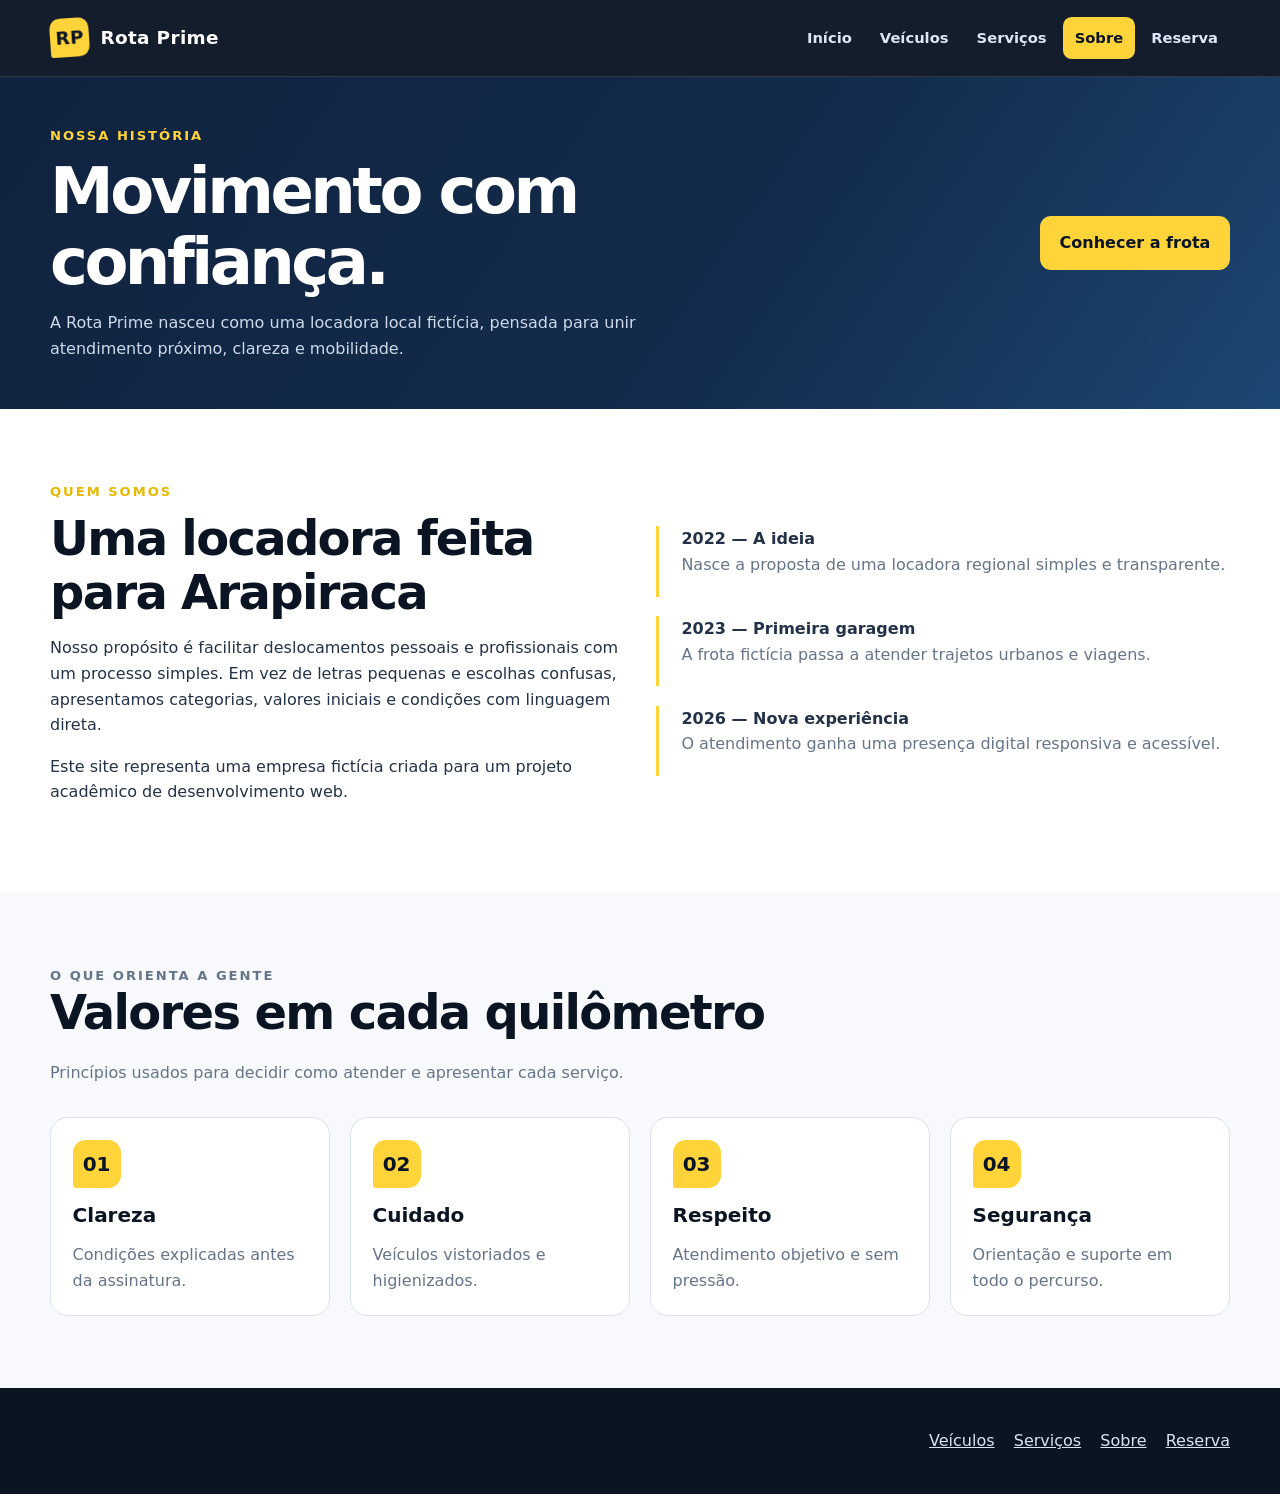
<file: pages/sobre.html>
<!DOCTYPE html>
<html lang="pt-BR">
    <head><meta charset="UTF-8">
        <meta name="viewport" content="width=device-width, initial-scale=1.0">
        <meta name="description" content="Conheça a proposta, os valores e a equipe fictícia da Rota Prime.">
        <title>Sobre | Rota Prime</title>
        <link rel="icon" href="data:image/svg+xml,%3Csvg xmlns='http://www.w3.org/2000/svg' viewBox='0 0 64 64'%3E%3Crect width='64' height='64' rx='14' fill='%23ffd43b'/%3E%3Cpath d='M13 39h38l-4-13a6 6 0 0 0-6-4H23a6 6 0 0 0-6 4l-4 13Zm4 0v7m30-7v7M21 32h22' fill='none' stroke='%230b1423' stroke-width='5' stroke-linecap='round'/%3E%3C/svg%3E">
        <link rel="stylesheet" href="../assets/css/style.css">
    </head>
<body>
    <a class="pular-navegacao" href="#conteudo">Pular para o conteúdo</a>
    <header class="topo-site"><div class="container cabecalho-interno">
        <a class="marca" href="../index.html" aria-label="Rota Prime — página inicial">
            <span class="logo-marca" aria-hidden="true">RP</span> Rota Prime</a>
            <nav class="navegacao-principal" aria-label="Navegação principal">
                <a href="../index.html">Início</a>
                <a href="catalogo.html">Veículos</a>
                <a href="servicos.html">Serviços</a>
                <a href="sobre.html" aria-current="page">Sobre</a>
                <a href="reserva.html">Reserva</a>
            </nav>
        </div>
    </header>
<main id="conteudo">
    <header class="banner">
        <div class="container banner-interno">
            <div>
                <p class="subtitulo-topo">Nossa história</p>
                <h1>Movimento com confiança.</h1>
                <p>A Rota Prime nasceu como uma locadora local fictícia, pensada para unir atendimento próximo, clareza e mobilidade.</p>
            </div>
            <a class="botao" href="catalogo.html">Conhecer a frota</a>
        </div>
    </header>
<section class="secao secao-branca">
    <div class="container divisao-sobre">
        <div>
            <p class="subtitulo-topo">Quem somos</p>
            <h2>Uma locadora feita para Arapiraca</h2>
            <p>Nosso propósito é facilitar deslocamentos pessoais e profissionais com um processo simples. Em vez de letras pequenas e escolhas confusas, apresentamos categorias, valores iniciais e condições com linguagem direta.</p>
            <p>Este site representa uma empresa fictícia criada para um projeto acadêmico de desenvolvimento web.</p>
        </div>
        <div>
            <ol class="linha-tempo">
                <li>
                    <strong>2022 — A ideia</strong>
                    <span>Nasce a proposta de uma locadora regional simples e transparente.</span>
                </li>
                <li>
                    <strong>2023 — Primeira garagem</strong>
                    <span>A frota fictícia passa a atender trajetos urbanos e viagens.</span>
                </li>
                <li>
                    <strong>2026 — Nova experiência</strong>
                    <span>O atendimento ganha uma presença digital responsiva e acessível.</span>
                </li>
            </ol>
        </div>
    </div>
</section>
<section class="secao" aria-labelledby="valores-titulo">
    <div class="container">
        <div class="cabecalho-secao">
            <div>
                <p class="subtitulo-topo">O que orienta a gente</p>
                <h2 id="valores-titulo">Valores em cada quilômetro</h2>
            </div>
            <p>Princípios usados para decidir como atender e apresentar cada serviço.</p>
        </div>
        <div class="grade-valores">
            <article class="cartao-valor">
                <span class="value-icon" aria-hidden="true">01</span>
                <h3>Clareza</h3>
                <p>Condições explicadas antes da assinatura.</p>
            </article>
            <article class="cartao-valor">
                <span class="value-icon" aria-hidden="true">02</span>
                <h3>Cuidado</h3>
                <p>Veículos vistoriados e higienizados.</p>
            </article>
            <article class="cartao-valor">
                <span class="value-icon" aria-hidden="true">03</span>
                <h3>Respeito</h3>
                <p>Atendimento objetivo e sem pressão.</p>
            </article>
            <article class="cartao-valor">
                <span class="value-icon" aria-hidden="true">04</span>
                <h3>Segurança</h3>
                <p>Orientação e suporte em todo o percurso.</p>
            </article>
        </div>
</section>
</main><footer class="rodape-site">
    <div class="container rodape-interno"><div>
        </div>
        <nav class="links-rodape" aria-label="Navegação do rodapé">
            <a href="catalogo.html">Veículos</a>
            <a href="servicos.html">Serviços</a>
            <a href="sobre.html">Sobre</a>
            <a href="reserva.html">Reserva</a>
        </nav>
    </div>
</footer>
</body>
</html>
</file>
<file: assets/css/style.css>
:root {
  --tinta: #0b1423;
  --marinho: #10233f;
  --marinho-suave: #18385f;
  --amarelo: #ffd43b;
  --amarelo-escuro: #e6b900;
  --papel: #f7f9fc;
  --branco: #ffffff;
  --texto: #243249;
  --suave: #66748a;
  --linha: #dbe2ec;
  --sucesso: #147a50;
  --perigo: #b52a37;
  --sombra: 0 18px 45px rgba(11, 20, 35, 0.12);
  --raio: 1.1rem;
  --conteudo: 1180px;
}

* {
  box-sizing: border-box;
}

html {
  scroll-behavior: smooth;
}

body {
  margin: 0;
  color: var(--texto);
  background: var(--papel);
  font-family: Inter, ui-sans-serif, system-ui, -apple-system, BlinkMacSystemFont, "Segoe UI", sans-serif;
  font-size: 1rem;
  line-height: 1.6;
}

#conteudo {
  min-height: 60vh;
}

img {
  display: block;
  width: 100%;
  max-width: 100%;
}

a {
  color: inherit;
}

a:visited {
  color: inherit;
}

button,
input,
select,
textarea {
  font: inherit;
}

.container {
  width: min(100% - 2rem, var(--conteudo));
  margin-inline: auto;
}

.pular-navegacao {
  position: fixed;
  top: 0.75rem;
  left: 0.75rem;
  z-index: 999;
  padding: 0.75rem 1rem;
  color: var(--tinta);
  background: var(--amarelo);
  border-radius: 0.5rem;
  font-weight: 800;
  transform: translateY(-150%);
  transition: transform 180ms ease;
}

.pular-navegacao:focus {
  transform: translateY(0);
}

.topo-site {
  position: sticky;
  top: 0;
  z-index: 20;
  color: var(--branco);
  background: rgba(11, 20, 35, 0.96);
  border-bottom: 1px solid rgba(255, 255, 255, 0.12);
}

.cabecalho-interno,
.navegacao-principal,
.marca,
.acoes-destaque,
.acoes-cartao,
.lista-especificacoes,
.linha-confianca,
.rodape-interno,
.acoes-formulario,
.links-filtro {
  display: flex;
  align-items: center;
}

.cabecalho-interno {
  min-height: 4.75rem;
  gap: 1.25rem;
  justify-content: space-between;
}

.marca {
  flex: 0 0 auto;
  gap: 0.7rem;
  color: var(--branco);
  text-decoration: none;
  font-size: 1.15rem;
  font-weight: 900;
  letter-spacing: 0.02em;
}

.logo-marca {
  display: grid;
  width: 2.45rem;
  height: 2.45rem;
  place-items: center;
  color: var(--tinta);
  background: var(--amarelo);
  border-radius: 0.65rem 0.65rem 0.65rem 0.15rem;
  transform: rotate(-4deg);
}

.navegacao-principal {
  gap: 0.25rem;
  overflow-x: auto;
  padding-block: 0.35rem;
}

.navegacao-principal a {
  padding: 0.55rem 0.75rem;
  color: #dbe6f6;
  border-radius: 0.55rem;
  text-decoration: none;
  font-size: 0.92rem;
  font-weight: 700;
  white-space: nowrap;
  transition: color 180ms ease, background 180ms ease;
}

.navegacao-principal a:hover,
.navegacao-principal a:focus-visible,
.navegacao-principal a[aria-current="page"] {
  color: var(--tinta);
  background: var(--amarelo);
}

:focus-visible {
  outline: 3px solid var(--amarelo);
  outline-offset: 3px;
}

.destaque {
  position: relative;
  overflow: hidden;
  color: var(--branco);
  background: var(--tinta);
}

.destaque::after {
  position: absolute;
  right: -4rem;
  bottom: -8rem;
  width: 24rem;
  height: 24rem;
  content: "";
  border: 1.2rem solid rgba(255, 212, 59, 0.09);
  border-radius: 50%;
}

.grade-destaque {
  position: relative;
  z-index: 1;
  display: grid;
  gap: 2rem;
  padding-block: 3.25rem;
}

.subtitulo-topo {
  margin: 0 0 0.6rem;
  color: var(--amarelo-escuro);
  font-size: 0.82rem;
  font-weight: 900;
  letter-spacing: 0.15em;
  text-transform: uppercase;
}

.destaque .subtitulo-topo,
.banner .subtitulo-topo {
  color: var(--amarelo);
}

h1,
h2,
h3 {
  margin-top: 0;
  color: var(--tinta);
  line-height: 1.12;
}

h1 {
  max-width: 13ch;
  margin-bottom: 1rem;
  color: var(--branco);
  font-size: clamp(2.35rem, 8vw, 4.7rem);
  letter-spacing: -0.055em;
}

h2 {
  margin-bottom: 0.75rem;
  font-size: clamp(1.8rem, 5vw, 3rem);
  letter-spacing: -0.035em;
}

h3 {
  margin-bottom: 0.45rem;
  font-size: 1.25rem;
}

.texto-destaque > p:not(.subtitulo-topo) {
  max-width: 58ch;
  margin: 0;
  color: #c8d5e7;
  font-size: 1.08rem;
}

.acoes-destaque,
.acoes-cartao,
.acoes-formulario,
.links-filtro {
  flex-wrap: wrap;
  gap: 0.75rem;
}

.acoes-destaque {
  margin-top: 1.65rem;
}

.botao {
  display: inline-flex;
  min-height: 3rem;
  align-items: center;
  justify-content: center;
  padding: 0.75rem 1.1rem;
  color: var(--tinta);
  background: var(--amarelo);
  border: 2px solid var(--amarelo);
  border-radius: 0.7rem;
  cursor: pointer;
  font-weight: 850;
  text-decoration: none;
  transition: transform 180ms ease, box-shadow 180ms ease, background 180ms ease;
}

.botao:hover {
  color: var(--tinta);
  background: #ffe270;
  box-shadow: 0 10px 24px rgba(255, 212, 59, 0.2);
  transform: translateY(-2px);
}

.botao:active {
  box-shadow: none;
  transform: translateY(1px);
}

.botao-contorno {
  color: var(--branco);
  background: transparent;
  border-color: rgba(255, 255, 255, 0.35);
}

.botao-contorno:hover {
  color: var(--branco);
  background: rgba(255, 255, 255, 0.08);
}

.botao-pequeno {
  min-height: 2.65rem;
  padding: 0.55rem 0.85rem;
}

.visual-destaque {
  position: relative;
  width: min(100%, 28rem);
  margin-inline: auto;
  min-height: 18rem;
}

.visual-destaque img {
  width: 100%;
  height: 100%;
  min-height: 18rem;
  object-fit: cover;
  object-position: center 18%;
  border-radius: 1.5rem 1.5rem 1.5rem 0.35rem;
}

.etiqueta-preço {
  position: absolute;
  right: 1rem;
  bottom: 1rem;
  width: min(13rem, calc(100% - 2rem));
  padding: 1rem;
  color: var(--tinta);
  background: var(--amarelo);
  border-radius: 0.9rem 0.9rem 0.9rem 0.2rem;
  box-shadow: var(--sombra);
}

.etiqueta-preço span,
.etiqueta-preço small {
  display: block;
}

.etiqueta-preço strong {
  font-size: 2rem;
  line-height: 1;
}

.etiqueta-preço small {
  margin-top: 0.3rem;
  font-weight: 700;
}

.barra-confianca {
  color: var(--branco);
  background: var(--marinho-suave);
}

.linha-confianca {
  flex-wrap: wrap;
  gap: 0.75rem 2rem;
  justify-content: space-between;
  padding-block: 1rem;
}

.item-confianca {
  display: grid;
  grid-template-columns: auto 1fr;
  gap: 0.1rem 0.6rem;
  align-items: center;
}

.icone-confianca {
  grid-row: span 2;
  color: var(--amarelo);
  font-size: 1.35rem;
}

.item-confianca strong,
.item-confianca span {
  display: block;
}

.item-confianca span {
  color: #c4d2e5;
  font-size: 0.82rem;
}

.secao {
  padding-block: 4.5rem;
}

.secao-reduzida {
  padding-block: 2.75rem;
}

.secao-branca {
  background: var(--branco);
}

.cabecalho-secao {
  display: grid;
  gap: 0.5rem;
  margin-bottom: 2rem;
}

.cabecalho-secao p {
  max-width: 64ch;
  margin: 0;
  color: var(--suave);
}

.cabecalho-secao .botao {
  justify-self: start;
}

.grade-cartoes,
.grade-passos,
.grade-servicos,
.grade-valores,
.grade-equipe,
.grade-contato {
  display: grid;
  gap: 1.25rem;
}

.cartao-veiculo,
.cartao-servico,
.cartao-valor,
.cartao-equipe,
.cartao-contato,
.passo,
.painel {
  background: var(--branco);
  border: 1px solid var(--linha);
  border-radius: var(--raio);
}

.cartao-veiculo {
  overflow: hidden;
  box-shadow: 0 8px 25px rgba(11, 20, 35, 0.06);
  transition: transform 200ms ease, box-shadow 200ms ease;
}

.cartao-veiculo:hover {
  box-shadow: var(--sombra);
  transform: translateY(-5px);
}

.imagem-veiculo {
  position: relative;
  overflow: hidden;
  aspect-ratio: 16 / 10;
  background: #dce3ed;
}

.imagem-veiculo img {
  height: 100%;
  object-fit: cover;
  transition: transform 350ms ease;
}

.cartao-veiculo:hover .imagem-veiculo img {
  transform: scale(1.04);
}

.selo {
  position: absolute;
  top: 0.75rem;
  left: 0.75rem;
  padding: 0.35rem 0.65rem;
  color: var(--tinta);
  background: var(--amarelo);
  border-radius: 99rem;
  font-size: 0.78rem;
  font-weight: 900;
}

.conteudo-veiculo {
  padding: 1.15rem;
}

.destaque-veiculo {
  margin: 0 0 0.25rem;
  color: var(--suave);
  font-size: 0.82rem;
  font-weight: 800;
  letter-spacing: 0.08em;
  text-transform: uppercase;
}

.lista-especificacoes {
  flex-wrap: wrap;
  gap: 0.5rem;
  margin: 1rem 0;
  padding: 0;
  list-style: none;
}

.lista-especificacoes li {
  padding: 0.35rem 0.55rem;
  color: #45566d;
  background: #eef2f7;
  border-radius: 0.45rem;
  font-size: 0.82rem;
  font-weight: 700;
}

.linha-preco {
  display: flex;
  align-items: end;
  gap: 0.35rem;
  justify-content: space-between;
  padding-top: 1rem;
  border-top: 1px solid var(--linha);
}

.preco-diario strong {
  color: var(--tinta);
  font-size: 1.55rem;
}

.preco-diario span {
  color: var(--suave);
  font-size: 0.82rem;
}

.passo,
.cartao-servico,
.cartao-valor,
.cartao-equipe,
.cartao-contato {
  padding: 1.35rem;
}

.numero-passo {
  display: grid;
  width: 2.7rem;
  height: 2.7rem;
  margin-bottom: 1rem;
  place-items: center;
  color: var(--tinta);
  background: var(--amarelo);
  border-radius: 0.7rem 0.7rem 0.7rem 0.15rem;
  font-weight: 950;
}

.passo p,
.cartao-servico p,
.cartao-valor p,
.cartao-equipe p,
.cartao-contato p {
  margin-bottom: 0;
  color: var(--suave);
}

.divisao-recurso,
.layout-formulario,
.divisao-sobre {
  display: grid;
  gap: 2rem;
  align-items: center;
}

.imagem-recurso {
  overflow: hidden;
  min-height: 24rem;
  border-radius: 1.5rem 1.5rem 0.35rem 1.5rem;
  box-shadow: var(--sombra);
}

.imagem-recurso img {
  height: 100%;
  min-height: 24rem;
  object-fit: cover;
}

.lista-verificacao {
  display: grid;
  gap: 0.8rem;
  margin: 1.25rem 0 0;
  padding: 0;
  list-style: none;
}

.lista-verificacao li {
  position: relative;
  padding-left: 2rem;
}

.lista-verificacao li::before {
  position: absolute;
  top: 0.1rem;
  left: 0;
  display: grid;
  width: 1.35rem;
  height: 1.35rem;
  content: "✓";
  place-items: center;
  color: var(--branco);
  background: var(--sucesso);
  border-radius: 50%;
  font-size: 0.8rem;
  font-weight: 900;
}

.banner {
  color: var(--branco);
  background: linear-gradient(125deg, var(--marinho) 0%, #132b4c 58%, #1c4772 100%);
}

.banner-interno {
  display: grid;
  gap: 1.3rem;
  align-items: center;
  padding-block: 3rem;
}

.banner h1 {
  max-width: 18ch;
  margin-bottom: 0.7rem;
  font-size: clamp(2.2rem, 7vw, 4rem);
}

.banner p:not(.subtitulo-topo) {
  max-width: 60ch;
  margin: 0;
  color: #cedaea;
}

.links-filtro {
  padding: 1rem;
  background: var(--branco);
  border: 1px solid var(--linha);
  border-radius: var(--raio);
}

.links-filtro a {
  padding: 0.55rem 0.85rem;
  color: var(--marinho);
  background: #eef2f7;
  border-radius: 99rem;
  font-weight: 800;
  text-decoration: none;
  transition: background 180ms ease, color 180ms ease;
}

.links-filtro a:hover,
.links-filtro a:focus-visible {
  color: var(--tinta);
  background: var(--amarelo);
}

.titulo-categoria {
  display: flex;
  align-items: center;
  gap: 0.75rem;
  margin: 3rem 0 1.25rem;
}

.titulo-categoria::after {
  flex: 1;
  height: 1px;
  content: "";
  background: var(--linha);
}

.icone-servico,
.value-icon,
.icone-contato {
  display: grid;
  width: 3rem;
  height: 3rem;
  margin-bottom: 1rem;
  place-items: center;
  color: var(--tinta);
  background: var(--amarelo);
  border-radius: 0.8rem 0.8rem 0.8rem 0.2rem;
  font-size: 1.25rem;
  font-weight: 900;
}

.comparacao {
  width: 100%;
  border-collapse: collapse;
  overflow: hidden;
  background: var(--branco);
  border-radius: var(--raio);
  box-shadow: 0 0 0 1px var(--linha);
}

.comparacao th,
.comparacao td {
  padding: 1rem;
  border-bottom: 1px solid var(--linha);
  text-align: left;
}

.comparacao th {
  color: var(--branco);
  background: var(--marinho);
}

.comparacao tr:last-child td {
  border-bottom: 0;
}

.rolagem-tabela {
  overflow-x: auto;
  border-radius: var(--raio);
}

.linha-tempo {
  display: grid;
  gap: 1.2rem;
  margin: 0;
  padding: 0;
  list-style: none;
}

.linha-tempo li {
  padding: 0 0 1.2rem 1.4rem;
  border-left: 3px solid var(--amarelo);
}

.linha-tempo strong,
.linha-tempo span {
  display: block;
}

.linha-tempo span {
  color: var(--suave);
}

.citacao {
  margin: 0;
  padding: 1.5rem;
  color: var(--branco);
  background: var(--marinho);
  border-radius: var(--raio) var(--raio) 0.25rem var(--raio);
}

.citacao p {
  margin-top: 0;
  font-size: 1.15rem;
}

.citacao footer {
  color: var(--amarelo);
  font-weight: 800;
}

.painel {
  padding: 1.35rem;
  box-shadow: 0 10px 30px rgba(11, 20, 35, 0.07);
}

.grade-formulario {
  display: grid;
  gap: 1rem;
}

.campo {
  display: grid;
  gap: 0.4rem;
}

.campo label,
.conjunto-campos legend {
  color: var(--tinta);
  font-weight: 800;
}

.campo small {
  color: var(--suave);
}

.campo input,
.campo select,
.campo textarea {
  width: 100%;
  min-height: 3rem;
  padding: 0.7rem 0.8rem;
  color: var(--texto);
  background: var(--branco);
  border: 2px solid #cdd6e2;
  border-radius: 0.65rem;
  transition: border-color 180ms ease, box-shadow 180ms ease;
}

.campo textarea {
  min-height: 8rem;
  resize: vertical;
}

.campo input:hover,
.campo select:hover,
.campo textarea:hover {
  border-color: #8b9bb1;
}

.campo input:focus,
.campo select:focus,
.campo textarea:focus {
  border-color: var(--marinho-suave);
  box-shadow: 0 0 0 4px rgba(24, 56, 95, 0.12);
  outline: 0;
}

.campo input:invalid:not(:placeholder-shown),
.campo textarea:invalid:not(:placeholder-shown) {
  border-color: var(--perigo);
}

.campo input:disabled {
  color: #7e8998;
  background: #e9edf3;
  cursor: not-allowed;
}

.conjunto-campos {
  margin: 0;
  padding: 1rem;
  border: 1px solid var(--linha);
  border-radius: 0.75rem;
}

.lista-opcoes {
  display: grid;
  gap: 0.7rem;
  margin-top: 0.5rem;
}

.opcao {
  display: flex;
  gap: 0.6rem;
  align-items: start;
}

.opcao input {
  width: 1.1rem;
  height: 1.1rem;
  margin-top: 0.22rem;
  accent-color: var(--marinho);
}

.nota-obrigatorio {
  color: var(--suave);
  font-size: 0.9rem;
}

.pilha-contato {
  display: grid;
  gap: 1rem;
}

.rodape-site {
  color: #d9e3f1;
  background: var(--tinta);
}

.rodape-interno {
  align-items: start;
  flex-direction: column;
  gap: 1.2rem;
  padding-block: 2.5rem;
}

.links-rodape {
  display: flex;
  flex-wrap: wrap;
  gap: 0.75rem 1.2rem;
}

.links-rodape a {
  color: #d9e3f1;
}

.links-rodape a:hover {
  color: var(--amarelo);
}

.nota-rodape {
  margin: 0;
  color: #97a8bf;
  font-size: 0.9rem;
}

@media (min-width: 42rem) {
  .grade-destaque,
  .divisao-recurso,
  .layout-formulario,
  .divisao-sobre {
    grid-template-columns: 1fr 1fr;
  }

  .grade-cartoes,
  .grade-passos,
  .grade-servicos,
  .grade-valores,
  .grade-equipe,
  .grade-contato {
    grid-template-columns: repeat(2, minmax(0, 1fr));
  }

  .grade-formulario {
    grid-template-columns: repeat(2, minmax(0, 1fr));
  }

  .campo-full,
  .conjunto-campos,
  .acoes-formulario,
  .nota-obrigatorio {
    grid-column: 1 / -1;
  }

  .cabecalho-secao {
    grid-template-columns: 1fr auto;
    align-items: end;
  }

  .cabecalho-secao p {
    grid-column: 1;
  }

  .cabecalho-secao .botao {
    grid-column: 2;
    grid-row: 1 / span 2;
  }

  .banner-interno {
    grid-template-columns: 1fr auto;
  }

  .rodape-interno {
    flex-direction: row;
    justify-content: space-between;
  }
}

@media (min-width: 64rem) {
  .grade-cartoes,
  .grade-servicos {
    grid-template-columns: repeat(3, minmax(0, 1fr));
  }

  .grade-passos,
  .grade-valores {
    grid-template-columns: repeat(4, minmax(0, 1fr));
  }

  .grade-destaque {
    grid-template-columns: 0.95fr 1.05fr;
    min-height: 40rem;
    align-items: center;
  }

  .visual-destaque,
  .visual-destaque img {
    min-height: 30rem;
  }
}

@media (max-width: 52rem) {
  .cabecalho-interno {
    align-items: flex-start;
    flex-direction: column;
    gap: 0.35rem;
    padding-block: 0.7rem;
  }

  .navegacao-principal {
    width: 100%;
  }
}

@media (prefers-reduced-motion: reduce) {
  *,
  *::before,
  *::after {
    scroll-behavior: auto !important;
    transition-duration: 0.01ms !important;
  }
}
</file>
<file: css/style.css>
:root {
  --tinta: #0b1423;
  --marinho: #10233f;
  --marinho-suave: #18385f;
  --amarelo: #ffd43b;
  --amarelo-escuro: #e6b900;
  --papel: #f7f9fc;
  --branco: #ffffff;
  --texto: #243249;
  --suave: #66748a;
  --linha: #dbe2ec;
  --sucesso: #147a50;
  --perigo: #b52a37;
  --sombra: 0 18px 45px rgba(11, 20, 35, 0.12);
  --raio: 1.1rem;
  --conteudo: 1180px;
}

* {
  box-sizing: border-box;
}

html {
  scroll-behavior: smooth;
}

body {
  margin: 0;
  color: var(--texto);
  background: var(--papel);
  font-family: Inter, ui-sans-serif, system-ui, -apple-system, BlinkMacSystemFont, "Segoe UI", sans-serif;
  font-size: 1rem;
  line-height: 1.6;
}

#conteudo {
  min-height: 60vh;
}

img {
  display: block;
  width: 100%;
  max-width: 100%;
}

a {
  color: inherit;
}

a:visited {
  color: inherit;
}

botao,
input,
select,
textarea {
  font: inherit;
}

.container {
  width: min(100% - 2rem, var(--conteudo));
  margin-inline: auto;
}

.pular-navegacao {
  position: fixed;
  top: 0.75rem;
  left: 0.75rem;
  z-index: 999;
  padding: 0.75rem 1rem;
  color: var(--tinta);
  background: var(--amarelo);
  border-radius: 0.5rem;
  font-weight: 800;
  transform: translateY(-150%);
  transition: transform 180ms ease;
}

.pular-navegacao:focus {
  transform: translateY(0);
}

.topo-site {
  position: sticky;
  top: 0;
  z-index: 20;
  color: var(--branco);
  background: rgba(11, 20, 35, 0.96);
  border-bottom: 1px solid rgba(255, 255, 255, 0.12);
}

.cabecalho-interno,
.navegacao-principal,
.marca,
.acoes-destaque,
.acoes-cartao,
.lista-especificacoes,
.linha-confianca,
.rodape-interno,
.acoes-formulario,
.links-filtro {
  display: flex;
  align-items: center;
}

.cabecalho-interno {
  min-height: 4.75rem;
  gap: 1.25rem;
  justify-content: space-between;
}

.marca {
  flex: 0 0 auto;
  gap: 0.7rem;
  color: var(--branco);
  text-decoration: none;
  font-size: 1.15rem;
  font-weight: 900;
  letter-spacing: 0.02em;
}

.logo-marca {
  display: grid;
  width: 2.45rem;
  height: 2.45rem;
  place-items: center;
  color: var(--tinta);
  background: var(--amarelo);
  border-radius: 0.65rem 0.65rem 0.65rem 0.15rem;
  transform: rotate(-4deg);
}

.navegacao-principal {
  gap: 0.25rem;
  overflow-x: auto;
  padding-block: 0.35rem;
}

.navegacao-principal a {
  padding: 0.55rem 0.75rem;
  color: #dbe6f6;
  border-radius: 0.55rem;
  text-decoration: none;
  font-size: 0.92rem;
  font-weight: 700;
  white-space: nowrap;
  transition: color 180ms ease, background 180ms ease;
}

.navegacao-principal a:hover,
.navegacao-principal a:focus-visible,
.navegacao-principal a[aria-current="page"] {
  color: var(--tinta);
  background: var(--amarelo);
}

:focus-visible {
  outline: 3px solid var(--amarelo);
  outline-offset: 3px;
}

.destaque {
  position: relative;
  overflow: hidden;
  color: var(--branco);
  background: var(--tinta);
}

.destaque::after {
  position: absolute;
  right: -4rem;
  bottom: -8rem;
  width: 24rem;
  height: 24rem;
  content: "";
  border: 1.2rem solid rgba(255, 212, 59, 0.09);
  border-radius: 50%;
}

.grade-destaque {
  position: relative;
  z-index: 1;
  display: grid;
  gap: 2rem;
  padding-block: 3.25rem;
}

.subtitulo-topo {
  margin: 0 0 0.6rem;
  color: var(--amarelo-escuro);
  font-size: 0.82rem;
  font-weight: 900;
  letter-spacing: 0.15em;
  text-transform: uppercase;
}

.destaque .subtitulo-topo,
.banner .subtitulo-topo {
  color: var(--amarelo);
}

h1,
h2,
h3 {
  margin-top: 0;
  color: var(--tinta);
  line-height: 1.12;
}

h1 {
  max-width: 13ch;
  margin-bottom: 1rem;
  color: var(--branco);
  font-size: clamp(2.35rem, 8vw, 4.7rem);
  letter-spacing: -0.055em;
}

h2 {
  margin-bottom: 0.75rem;
  font-size: clamp(1.8rem, 5vw, 3rem);
  letter-spacing: -0.035em;
}

h3 {
  margin-bottom: 0.45rem;
  font-size: 1.25rem;
}

.texto-destaque > p:not(.subtitulo-topo) {
  max-width: 58ch;
  margin: 0;
  color: #c8d5e7;
  font-size: 1.08rem;
}

.acoes-destaque,
.acoes-cartao,
.acoes-formulario,
.links-filtro {
  flex-wrap: wrap;
  gap: 0.75rem;
}

.acoes-destaque {
  margin-top: 1.65rem;
}

.botao {
  display: inline-flex;
  min-height: 3rem;
  align-items: center;
  justify-content: center;
  padding: 0.75rem 1.1rem;
  color: var(--tinta);
  background: var(--amarelo);
  border: 2px solid var(--amarelo);
  border-radius: 0.7rem;
  cursor: pointer;
  font-weight: 850;
  text-decoration: none;
  transition: transform 180ms ease, box-shadow 180ms ease, background 180ms ease;
}

.botao:hover {
  color: var(--tinta);
  background: #ffe270;
  box-shadow: 0 10px 24px rgba(255, 212, 59, 0.2);
  transform: translateY(-2px);
}

.botao:active {
  box-shadow: none;
  transform: translateY(1px);
}

.botao-contorno {
  color: var(--branco);
  background: transparent;
  border-color: rgba(255, 255, 255, 0.35);
}

.botao-contorno:hover {
  color: var(--branco);
  background: rgba(255, 255, 255, 0.08);
}

.botao-pequeno {
  min-height: 2.65rem;
  padding: 0.55rem 0.85rem;
}

.visual-destaque {
  position: relative;
  min-height: 21rem;
}

.visual-destaque img {
  height: 100%;
  min-height: 21rem;
  object-fit: cover;
  object-position: center;
  border-radius: 1.5rem 1.5rem 1.5rem 0.35rem;
}

.etiqueta-preço {
  position: absolute;
  right: 1rem;
  bottom: 1rem;
  width: min(13rem, calc(100% - 2rem));
  padding: 1rem;
  color: var(--tinta);
  background: var(--amarelo);
  border-radius: 0.9rem 0.9rem 0.9rem 0.2rem;
  box-shadow: var(--sombra);
}

.etiqueta-preço span,
.etiqueta-preço small {
  display: block;
}

.etiqueta-preço strong {
  font-size: 2rem;
  line-height: 1;
}

.etiqueta-preço small {
  margin-top: 0.3rem;
  font-weight: 700;
}

.barra-confianca {
  color: var(--branco);
  background: var(--marinho-suave);
}

.linha-confianca {
  flex-wrap: wrap;
  gap: 0.75rem 2rem;
  justify-content: space-between;
  padding-block: 1rem;
}

.item-confianca {
  display: grid;
  grid-template-columns: auto 1fr;
  gap: 0.1rem 0.6rem;
  align-items: center;
}

.icone-confianca {
  grid-row: span 2;
  color: var(--amarelo);
  font-size: 1.35rem;
}

.item-confianca strong,
.item-confianca span {
  display: block;
}

.item-confianca span {
  color: #c4d2e5;
  font-size: 0.82rem;
}

.secao {
  padding-block: 4.5rem;
}

.secao-reduzida {
  padding-block: 2.75rem;
}

.secao-branca {
  background: var(--branco);
}

.cabecalho-secao {
  display: grid;
  gap: 0.5rem;
  margin-bottom: 2rem;
}

.cabecalho-secao p {
  max-width: 64ch;
  margin: 0;
  color: var(--suave);
}

.cabecalho-secao .botao {
  justify-self: start;
}

.grade-cartoes,
.grade-passos,
.grade-servicos,
.grade-valores,
.grade-equipe,
.grade-contato {
  display: grid;
  gap: 1.25rem;
}

.cartao-veiculo,
.cartao-servico,
.cartao-valor,
.cartao-equipe,
.cartao-contato,
.passo,
.painel {
  background: var(--branco);
  border: 1px solid var(--linha);
  border-radius: var(--raio);
}

.cartao-veiculo {
  overflow: hidden;
  box-shadow: 0 8px 25px rgba(11, 20, 35, 0.06);
  transition: transform 200ms ease, box-shadow 200ms ease;
}

.cartao-veiculo:hover {
  box-shadow: var(--sombra);
  transform: translateY(-5px);
}

.imagem-veiculo {
  position: relative;
  overflow: hidden;
  aspect-ratio: 16 / 10;
  background: #dce3ed;
}

.imagem-veiculo img {
  height: 100%;
  object-fit: cover;
  transition: transform 350ms ease;
}

.cartao-veiculo:hover .imagem-veiculo img {
  transform: scale(1.04);
}

.selo {
  position: absolute;
  top: 0.75rem;
  left: 0.75rem;
  padding: 0.35rem 0.65rem;
  color: var(--tinta);
  background: var(--amarelo);
  border-radius: 99rem;
  font-size: 0.78rem;
  font-weight: 900;
}

.conteudo-veiculo {
  padding: 1.15rem;
}

.destaque-veiculo {
  margin: 0 0 0.25rem;
  color: var(--suave);
  font-size: 0.82rem;
  font-weight: 800;
  letter-spacing: 0.08em;
  text-transform: uppercase;
}

.lista-especificacoes {
  flex-wrap: wrap;
  gap: 0.5rem;
  margin: 1rem 0;
  padding: 0;
  list-style: none;
}

.lista-especificacoes li {
  padding: 0.35rem 0.55rem;
  color: #45566d;
  background: #eef2f7;
  border-radius: 0.45rem;
  font-size: 0.82rem;
  font-weight: 700;
}

.linha-preco {
  display: flex;
  align-items: end;
  gap: 0.35rem;
  justify-content: space-between;
  padding-top: 1rem;
  border-top: 1px solid var(--linha);
}

.preco-diario strong {
  color: var(--tinta);
  font-size: 1.55rem;
}

.preco-diario span {
  color: var(--suave);
  font-size: 0.82rem;
}

.passo,
.cartao-servico,
.cartao-valor,
.cartao-equipe,
.cartao-contato {
  padding: 1.35rem;
}

.numero-passo {
  display: grid;
  width: 2.7rem;
  height: 2.7rem;
  margin-bottom: 1rem;
  place-items: center;
  color: var(--tinta);
  background: var(--amarelo);
  border-radius: 0.7rem 0.7rem 0.7rem 0.15rem;
  font-weight: 950;
}

.passo p,
.cartao-servico p,
.cartao-valor p,
.cartao-equipe p,
.cartao-contato p {
  margin-bottom: 0;
  color: var(--suave);
}

.divisao-recurso,
.layout-formulario,
.divisao-sobre {
  display: grid;
  gap: 2rem;
  align-items: center;
}

.imagem-recurso {
  overflow: hidden;
  min-height: 24rem;
  border-radius: 1.5rem 1.5rem 0.35rem 1.5rem;
  box-shadow: var(--sombra);
}

.imagem-recurso img {
  height: 100%;
  min-height: 24rem;
  object-fit: cover;
}

.lista-verificacao {
  display: grid;
  gap: 0.8rem;
  margin: 1.25rem 0 0;
  padding: 0;
  list-style: none;
}

.lista-verificacao li {
  position: relative;
  padding-left: 2rem;
}

.lista-verificacao li::before {
  position: absolute;
  top: 0.1rem;
  left: 0;
  display: grid;
  width: 1.35rem;
  height: 1.35rem;
  content: "✓";
  place-items: center;
  color: var(--branco);
  background: var(--sucesso);
  border-radius: 50%;
  font-size: 0.8rem;
  font-weight: 900;
}

.banner {
  color: var(--branco);
  background: linear-gradient(125deg, var(--marinho) 0%, #132b4c 58%, #1c4772 100%);
}

.banner-interno {
  display: grid;
  gap: 1.3rem;
  align-items: center;
  padding-block: 3rem;
}

.banner h1 {
  max-width: 18ch;
  margin-bottom: 0.7rem;
  font-size: clamp(2.2rem, 7vw, 4rem);
}

.banner p:not(.subtitulo-topo) {
  max-width: 60ch;
  margin: 0;
  color: #cedaea;
}

.links-filtro {
  padding: 1rem;
  background: var(--branco);
  border: 1px solid var(--linha);
  border-radius: var(--raio);
}

.links-filtro a {
  padding: 0.55rem 0.85rem;
  color: var(--marinho);
  background: #eef2f7;
  border-radius: 99rem;
  font-weight: 800;
  text-decoration: none;
  transition: background 180ms ease, color 180ms ease;
}

.links-filtro a:hover,
.links-filtro a:focus-visible {
  color: var(--tinta);
  background: var(--amarelo);
}

.titulo-categoria {
  display: flex;
  align-items: center;
  gap: 0.75rem;
  margin: 3rem 0 1.25rem;
}

.titulo-categoria::after {
  flex: 1;
  height: 1px;
  content: "";
  background: var(--linha);
}

.icone-servico,
.value-icon,
.icone-contato {
  display: grid;
  width: 3rem;
  height: 3rem;
  margin-bottom: 1rem;
  place-items: center;
  color: var(--tinta);
  background: var(--amarelo);
  border-radius: 0.8rem 0.8rem 0.8rem 0.2rem;
  font-size: 1.25rem;
  font-weight: 900;
}

.comparacao {
  width: 100%;
  border-collapse: collapse;
  overflow: hidden;
  background: var(--branco);
  border-radius: var(--raio);
  box-shadow: 0 0 0 1px var(--linha);
}

.comparacao th,
.comparacao td {
  padding: 1rem;
  border-bottom: 1px solid var(--linha);
  text-align: left;
}

.comparacao th {
  color: var(--branco);
  background: var(--marinho);
}

.comparacao tr:last-child td {
  border-bottom: 0;
}

.rolagem-tabela {
  overflow-x: auto;
  border-radius: var(--raio);
}

.linha-tempo {
  display: grid;
  gap: 1.2rem;
  margin: 0;
  padding: 0;
  list-style: none;
}

.linha-tempo li {
  padding: 0 0 1.2rem 1.4rem;
  border-left: 3px solid var(--amarelo);
}

.linha-tempo strong,
.linha-tempo span {
  display: block;
}

.linha-tempo span {
  color: var(--suave);
}

.citacao {
  margin: 0;
  padding: 1.5rem;
  color: var(--branco);
  background: var(--marinho);
  border-radius: var(--raio) var(--raio) 0.25rem var(--raio);
}

.citacao p {
  margin-top: 0;
  font-size: 1.15rem;
}

.citacao footer {
  color: var(--amarelo);
  font-weight: 800;
}

.painel {
  padding: 1.35rem;
  box-shadow: 0 10px 30px rgba(11, 20, 35, 0.07);
}

.grade-formulario {
  display: grid;
  gap: 1rem;
}

.campo {
  display: grid;
  gap: 0.4rem;
}

.campo label,
.conjunto-campos legend {
  color: var(--tinta);
  font-weight: 800;
}

.campo small {
  color: var(--suave);
}

.campo input,
.campo select,
.campo textarea {
  width: 100%;
  min-height: 3rem;
  padding: 0.7rem 0.8rem;
  color: var(--texto);
  background: var(--branco);
  border: 2px solid #cdd6e2;
  border-radius: 0.65rem;
  transition: border-color 180ms ease, box-shadow 180ms ease;
}

.campo textarea {
  min-height: 8rem;
  resize: vertical;
}

.campo input:hover,
.campo select:hover,
.campo textarea:hover {
  border-color: #8b9bb1;
}

.campo input:focus,
.campo select:focus,
.campo textarea:focus {
  border-color: var(--marinho-suave);
  box-shadow: 0 0 0 4px rgba(24, 56, 95, 0.12);
  outline: 0;
}

.campo input:invalid:not(:placeholder-shown),
.campo textarea:invalid:not(:placeholder-shown) {
  border-color: var(--perigo);
}

.campo input:disabled {
  color: #7e8998;
  background: #e9edf3;
  cursor: not-allowed;
}

.conjunto-campos {
  margin: 0;
  padding: 1rem;
  border: 1px solid var(--linha);
  border-radius: 0.75rem;
}

.lista-opcoes {
  display: grid;
  gap: 0.7rem;
  margin-top: 0.5rem;
}

.opcao {
  display: flex;
  gap: 0.6rem;
  align-items: start;
}

.opcao input {
  width: 1.1rem;
  height: 1.1rem;
  margin-top: 0.22rem;
  accent-color: var(--marinho);
}

.nota-obrigatorio {
  color: var(--suave);
  font-size: 0.9rem;
}

.pilha-contato {
  display: grid;
  gap: 1rem;
}

.rodape-site {
  color: #d9e3f1;
  background: var(--tinta);
}

.rodape-interno {
  align-items: start;
  flex-direction: column;
  gap: 1.2rem;
  padding-block: 2.5rem;
}

.links-rodape {
  display: flex;
  flex-wrap: wrap;
  gap: 0.75rem 1.2rem;
}

.links-rodape a {
  color: #d9e3f1;
}

.links-rodape a:hover {
  color: var(--amarelo);
}

.nota-rodape {
  margin: 0;
  color: #97a8bf;
  font-size: 0.9rem;
}

@media (min-width: 42rem) {
  .grade-destaque,
  .divisao-recurso,
  .layout-formulario,
  .divisao-sobre {
    grid-template-columns: 1fr 1fr;
  }

  .grade-cartoes,
  .grade-passos,
  .grade-servicos,
  .grade-valores,
  .grade-equipe,
  .grade-contato {
    grid-template-columns: repeat(2, minmax(0, 1fr));
  }

  .grade-formulario {
    grid-template-columns: repeat(2, minmax(0, 1fr));
  }

  .campo-full,
  .conjunto-campos,
  .acoes-formulario,
  .nota-obrigatorio {
    grid-column: 1 / -1;
  }

  .cabecalho-secao {
    grid-template-columns: 1fr auto;
    align-items: end;
  }

  .cabecalho-secao p {
    grid-column: 1;
  }

  .cabecalho-secao .botao {
    grid-column: 2;
    grid-row: 1 / span 2;
  }

  .banner-interno {
    grid-template-columns: 1fr auto;
  }

  .rodape-interno {
    flex-direction: row;
    justify-content: space-between;
  }
}

@media (min-width: 64rem) {
  .grade-cartoes,
  .grade-servicos {
    grid-template-columns: repeat(3, minmax(0, 1fr));
  }

  .grade-passos,
  .grade-valores {
    grid-template-columns: repeat(4, minmax(0, 1fr));
  }

  .grade-destaque {
    grid-template-columns: 0.95fr 1.05fr;
    min-height: 40rem;
    align-items: center;
  }

  .visual-destaque,
  .visual-destaque img {
    min-height: 30rem;
  }
}

@media (max-width: 52rem) {
  .cabecalho-interno {
    align-items: flex-start;
    flex-direction: column;
    gap: 0.35rem;
    padding-block: 0.7rem;
  }

  .navegacao-principal {
    width: 100%;
  }
}

@media (prefers-reduced-motion: reduce) {
  *,
  *::before,
  *::after {
    scroll-behavior: auto !important;
    transition-duration: 0.01ms !important;
  }
}
</file>
